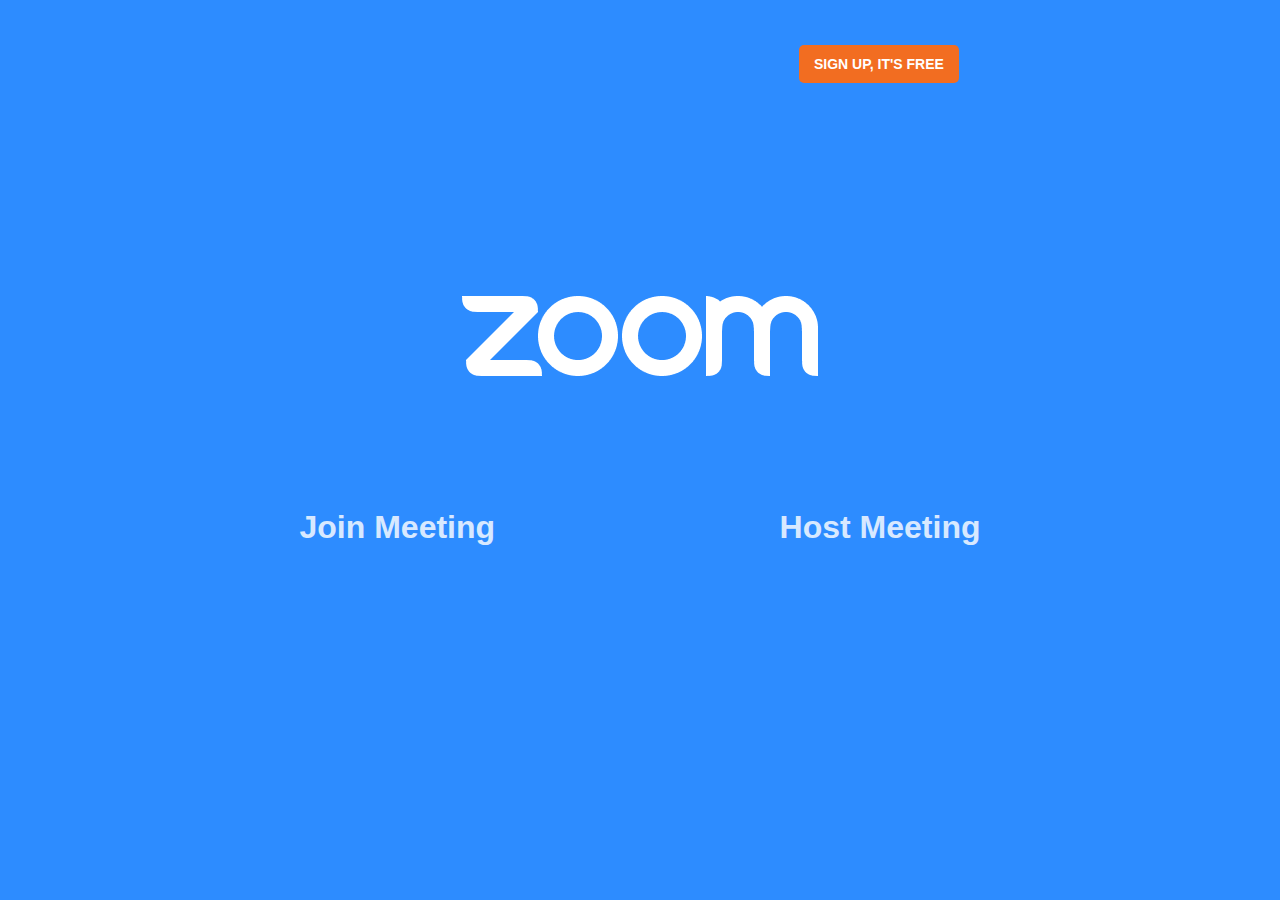
<file: index.html>
<!DOCTYPE html>
<!--  This site was created in Webflow. http://www.webflow.com  -->
<!--  Last Published: Sun Jul 05 2020 23:39:39 GMT+0000 (Coordinated Universal Time)  -->
<html data-wf-page="5efe66d2310d7d7e425a85f6" data-wf-site="5efe66d2310d7dfb025a85f5">
<head>
  <meta charset="utf-8">
  <title>Zoom Redesign Project</title>
  <meta content="width=device-width, initial-scale=1" name="viewport">
  <meta content="Webflow" name="generator">
  <link href="css/normalize.css" rel="stylesheet" type="text/css">
  <link href="css/webflow.css" rel="stylesheet" type="text/css">
  <link href="css/zoom-redesign-project.webflow.css" rel="stylesheet" type="text/css">
  <!-- [if lt IE 9]><script src="https://cdnjs.cloudflare.com/ajax/libs/html5shiv/3.7.3/html5shiv.min.js" type="text/javascript"></script><![endif] -->
  <script type="text/javascript">!function(o,c){var n=c.documentElement,t=" w-mod-";n.className+=t+"js",("ontouchstart"in o||o.DocumentTouch&&c instanceof DocumentTouch)&&(n.className+=t+"touch")}(window,document);</script>
  <link href="images/favicon.ico" rel="shortcut icon" type="image/x-icon">
  <link href="images/webclip.png" rel="apple-touch-icon">
</head>
<body class="body"><a href="#" class="button w-button">SIGN UP, IT&#x27;S FREE</a>
  <div class="container w-container"><img src="images/Zoom---White.png" alt="" class="image"></div>
  <div class="w-container">
   <a href="student-zoom.html"> <h2 class="heading"> Join Meeting </a>                                <a href="instructor-zoom.html"><strong class="bold-text">Host Meeting</strong></a></h2>
  </div>
  <script src="https://d3e54v103j8qbb.cloudfront.net/js/jquery-3.4.1.min.220afd743d.js?site=5efe66d2310d7dfb025a85f5" type="text/javascript" integrity="sha256-CSXorXvZcTkaix6Yvo6HppcZGetbYMGWSFlBw8HfCJo=" crossorigin="anonymous"></script>
  <script src="js/webflow.js" type="text/javascript"></script>
  <!-- [if lte IE 9]><script src="https://cdnjs.cloudflare.com/ajax/libs/placeholders/3.0.2/placeholders.min.js"></script><![endif] -->
</body>
</html>
</file>
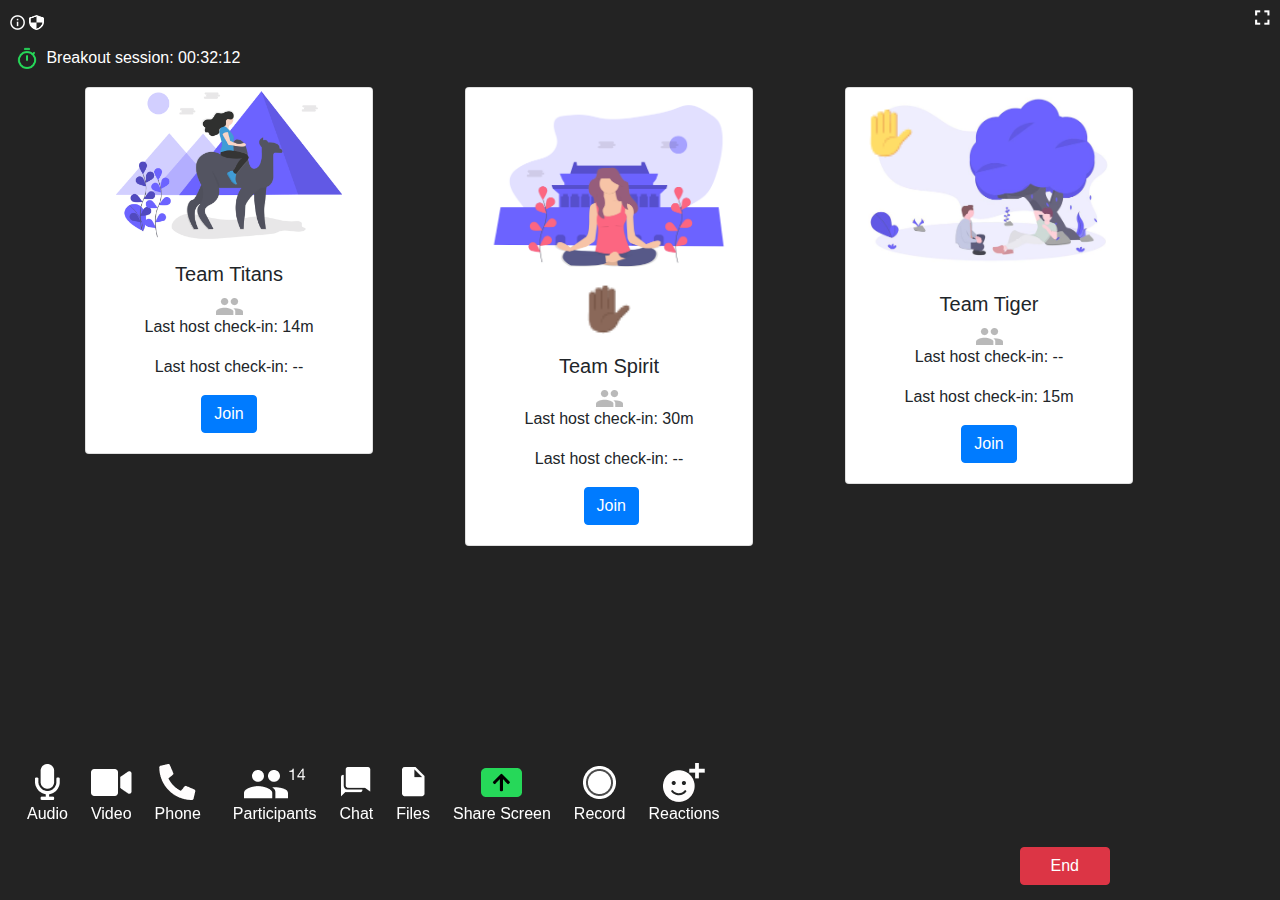
<file: breakout.html>
<html>
    <head>
        <title>Zoom Interface</title>
                <!-- Bootstrap CSS -->
                <link rel="stylesheet" href="https://stackpath.bootstrapcdn.com/bootstrap/4.3.1/css/bootstrap.min.css" integrity="sha384-ggOyR0iXCbMQv3Xipma34MD+dH/1fQ784/j6cY/iJTQUOhcWr7x9JvoRxT2MZw1T" crossorigin="anonymous">
                <link rel="stylesheet" href="style.css">
           <meta charset="utf-8">
  <meta name="viewport" content="width=device-width, initial-scale=1">
  <!--<link rel="stylesheet" href="https://maxcdn.bootstrapcdn.com/bootstrap/4.5.0/css/bootstrap.min.css">-->
  <script src="https://ajax.googleapis.com/ajax/libs/jquery/3.5.1/jquery.min.js"></script>
  <script src="https://cdnjs.cloudflare.com/ajax/libs/popper.js/1.16.0/umd/popper.min.js"></script>
 <script src="https://maxcdn.bootstrapcdn.com/bootstrap/4.5.0/js/bootstrap.min.js"></script>
    </head>

    <!-- Top Icons -->
    <header>
        <img src="images/Icon ionic-md-information-circle-outline.png" alt="info icon" width="15" height="15">
        <img src="images/Icon material-security.png" alt="secuirty icon" width="15" height="15">
        <img class="fullscreenIcon" src="images/Icon material-fullscreen.png" alt="fullscreen icon" width="15" height="15">
    </header>

    <body>
      
    <div class="container-fluid timer">
      <p>
      <span style="padding-right:3px; padding-top: 3px; display:inline-block;">
        <img class="timer" src="images/ic_round-timer.png" alt="timer" width="24" height="24"></img>
      </span>
        Breakout session: 00:32:12
      </p>
        </div>

    <div class="container">
    <div class="row row-cols-1 row-cols-md-3">
  
      <div class="col mb-4">

        <div class="card text-center" style="width: 18rem;">
            <img src="images/image 31@2x.png" class="card-img-top" alt="...">
            <div class="card-body">
              <h5 class="card-title">Team Titans</h5>
              <img src="images/Icon ionic-md-people.png">
              <p class="card-text">Last host check-in: 14m</p>
              <p class="card-text">Last host check-in: --</p> 
              <a href="#" class="btn btn-primary">Join</a>
            </div>
          </div>

      </div>
      
      <div class="col mb-4">

          <div  class="card text-center" style="width: 18rem;">
            <img src="images/image 29@3x.png" class="card-img-top" alt="...">
            <div  >
              <img src="images/emojione_raised-hand-dark-skin-tone.png" alt="raised hand" width="50" height="50">
              </div>
            <div class="card-body">
              <h5 class="card-title">Team Spirit</h5>
              <img src="images/Icon ionic-md-people.png">
              <p class="card-text">Last host check-in: 30m</p>
              <p class="card-text">Last host check-in: --</p> 
             
               <a href="joinbreakout.html" class="btn btn-primary">Join </a>

        
            
          


            </div>
          </div>
      
        </div>

        <div class="col mb-4">

          <div class="card text-center" style="width: 18rem;">
            <img src="images/image 30.png" class="card-img-top" alt="...">
            <div class="card-img-overlay">
              <img src="images/emojione_raised-hand.png" alt="raised hand" width="50" height="50">
            </div>
            <div class="card-body">
              <h5 class="card-title">Team Tiger</h5>
              <img src="images/Icon ionic-md-people.png">
              <p class="card-text">Last host check-in: --</p>
              <p class="card-text">Last host check-in: 15m</p> 
              <a href="#" class="btn btn-primary">Join</a>
            </div>
          </div>
        
          </div>
    </div>
</div>

    <!-- Tool Bar -->
<footer>
  <div class="container" style="position: fixed;  position: fixed; left: 0; bottom: 0; 
  width: 100%;">
    <div class="btn-toolbar" role="toolbar" aria-label="Toolbar with button groups">
        <div class="btn-group mr-2" role="group" aria-label="First group">
          <button type="button" class="btn btn-secondary audioButton">Audio</button>
          <button type="button" class="btn btn-secondary videoButton">Video</button>
          <button type="button" class="btn btn-secondary phoneButton">Phone</button>
        </div>

        <div class="btn-group mr-2" role="group" aria-label="First group">
              <button type="button" class="btn btn-secondary participantsButton">Participants</button>
              <button type="button" class="btn btn-secondary chatButton">Chat</button>
              <button type="button" class="btn btn-secondary fileButton">Files</button>
              <button type="button" class="btn btn-secondary shareButton">Share Screen</button>
              <button type="button" class="btn btn-secondary recButton">Record</button>
              <button type="button" class="btn btn-secondary reactionButton" data-container="body" data-toggle="popover" data-placement="top" data-content= "&#9995 &#128552 &#9757;&#127998 &#9757;&#127997; &#9757;&#127995; &#9994 &#9996 &#9997 &#127939 &#128079 &#128078 &#128078">
                      Reactions
                     </button>
            </div>

      </div>
              
      <div class="text-right">
        <a href="index.html"button" class="btn btn-danger endButton">End</button> </a>
      </div>

    <script>
    $(document).ready(function(){
    $('[data-toggle="popover"]').popover();
    });
    </script>

    </div>
    
   

   
</footer>

 <!-- jQuery first, then Popper.js, then Bootstrap JS -->
 <script src="https://code.jquery.com/jquery-3.5.1.slim.min.js" integrity="sha384-DfXdz2htPH0lsSSs5nCTpuj/zy4C+OGpamoFVy38MVBnE+IbbVYUew+OrCXaRkfj" crossorigin="anonymous"></script>
 <script src="https://cdn.jsdelivr.net/npm/popper.js@1.16.0/dist/umd/popper.min.js" integrity="sha384-Q6E9RHvbIyZFJoft+2mJbHaEWldlvI9IOYy5n3zV9zzTtmI3UksdQRVvoxMfooAo" crossorigin="anonymous"></script>
 <script src="https://stackpath.bootstrapcdn.com/bootstrap/4.5.0/js/bootstrap.min.js" integrity="sha384-OgVRvuATP1z7JjHLkuOU7Xw704+h835Lr+6QL9UvYjZE3Ipu6Tp75j7Bh/kR0JKI" crossorigin="anonymous"></script>
    
 <script type="text/javascript" src="./main.js"></script>
</body>
</html>
</file>
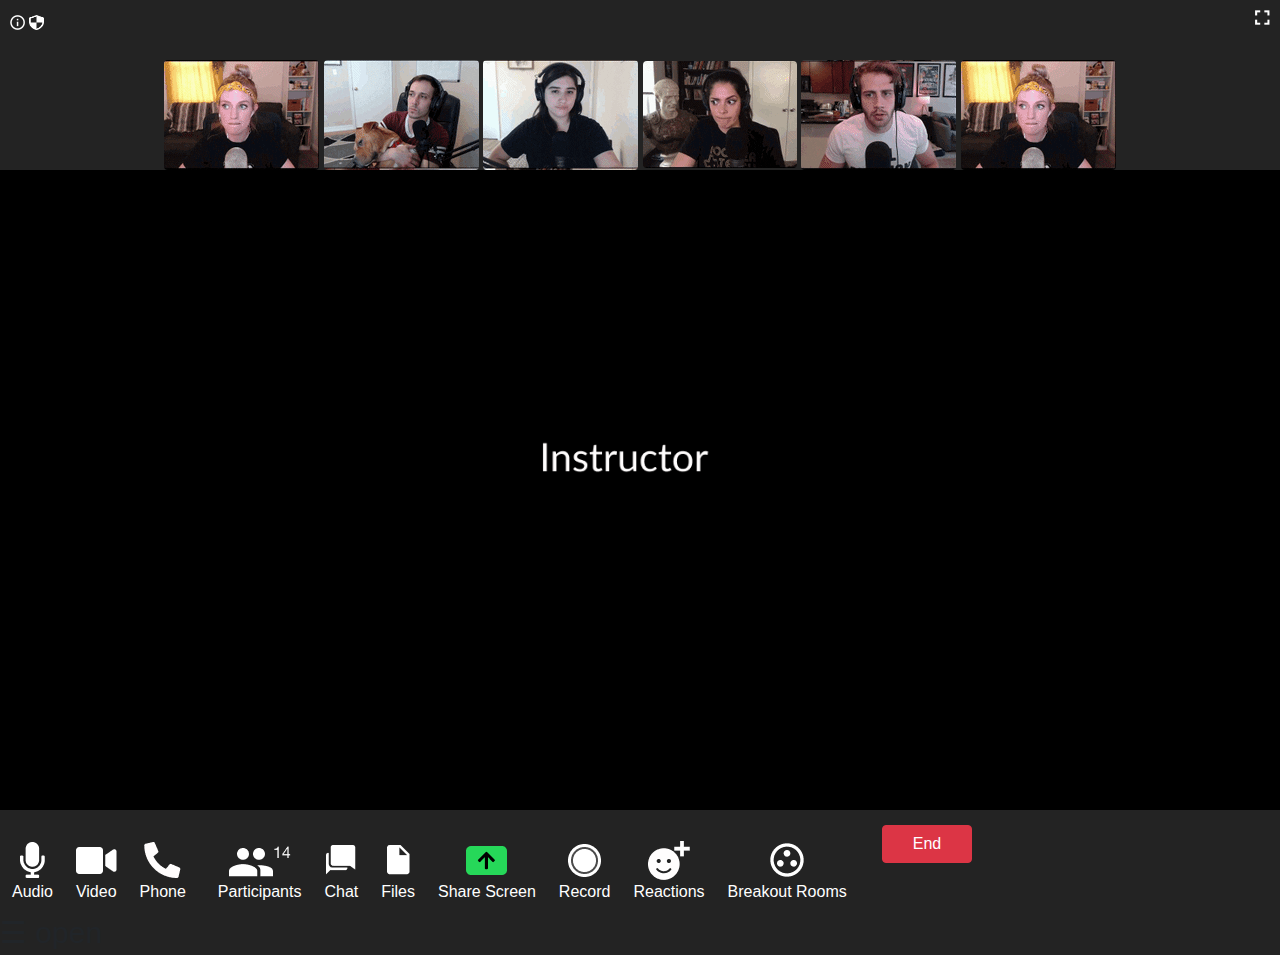
<file: instructor-zoom.html>
<html>
    <head>
        <title>Zoom Interface</title>
                <!-- Bootstrap CSS -->
                <link rel="stylesheet" href="https://stackpath.bootstrapcdn.com/bootstrap/4.3.1/css/bootstrap.min.css" integrity="sha384-ggOyR0iXCbMQv3Xipma34MD+dH/1fQ784/j6cY/iJTQUOhcWr7x9JvoRxT2MZw1T" crossorigin="anonymous">
                <link rel="stylesheet" href="style.css">
    </head>

    <!-- Top Icons -->
    <header>
        <img src="images/Icon ionic-md-information-circle-outline.png" alt="info icon" width="15" height="15">
        <img src="images/Icon material-security.png" alt="secuirty icon" width="15" height="15">
        <img class="fullscreenIcon" src="images/Icon material-fullscreen.png" alt="fullscreen icon" width="15" height="15">
    </header>

    <body>
    <!-- Animated GIFs participant view -->
    <div class="text-center participantView">
        <img src="images/ezgif.com-crop (1).gif" class="rounded" alt="gif me">
        <img src="images/ezgif.com-crop (2).gif" class="rounded" alt="gif me">
        <img src="images/ezgif.com-crop (3).gif" class="rounded" alt="gif me">
        <img src="images/ezgif.com-crop (4).gif" class="rounded" alt="gif me">
        <img src="images/ezgif.com-gif-maker.gif" class="rounded" alt="gif me">
        <img src="images/ezgif.com-crop (1).gif" class="rounded" alt="gif me">
      </div>
      <div class="text-center">
        <img src="images/Group 181.png" class="img-fluid" alt="Responsive image">
      </div>

    <!-- Tool Bar -->
      <div class="btn-toolbar" role="toolbar" aria-label="Toolbar with button groups">
        <div class="btn-group mr-2" role="group" aria-label="First group">
          <button type="button" class="btn btn-secondary audioButton">Audio</button>
          <button type="button" class="btn btn-secondary videoButton">Video</button>
          <button type="button" class="btn btn-secondary phoneButton">Phone</button>
        </div>

        <div class="btn-toolbar" role="toolbar" aria-label="Toolbar with button groups">
            <div class="btn-group mr-2" role="group" aria-label="First group">
              <button type="button" class="btn btn-secondary participantsButton" onclick="openParticipantNav()">Participants</button>
              <button type="button" class="btn btn-secondary chatButton">Chat</button>
              <button type="button" class="btn btn-secondary fileButton">Files</button>
              <button type="button" class="btn btn-secondary shareButton">Share Screen</button>
              <button type="button" class="btn btn-secondary recButton">Record</button>
              <button type="button" class="btn btn-secondary reactionButton" data-container="body" data-toggle="popover" data-placement="top" data-content= "&#9995 &#128552 &#9757;&#127998 &#9757;&#127997; &#9757;&#127995; &#9994 &#9996 &#9997 &#127939 &#128079 &#128078 &#128078">
                      Reactions
                     </button>
              <button type="button" class="btn btn-secondary breakButton" onclick="openNav()" >Breakout Rooms</button>
            </div>
        
            <div class=“container”>
              <a href="index.html"> <button type="button" class="btn btn-danger endButton">End</button> </a>
                </div>
            <!-- ***************************************************** -->
   

            

            <div id="mySidebar" class="sidebar">
              <a href="javascript:void(0)" class="closebtn" onclick="closeNav()">×</a>
              <a href="breakout.html">Breakout Rooms</a>
              <h4 class="breakoutTeams">Team Titans (5)</h4>
              <div class="chip">
                  <img src="images/L.png" class="align" alt="Person" width="16" height="6" />
                  Ling

                  <img src="./images/bi_camera-video-off.png" class="align" alt="camera-video" width="16"
                      height="6" />
                      <img src="./images/clarity_microphone-line.png" class="align" alt="camera-video" width="16"
                      height="6" />
              </div>
              <hr />
              <div class="chip">
                  <img src="images/D.png" alt="Person" width="26" height="6" />
                  Dan
                  <img src="./images/bi_camera-video.png" class="align" alt="camera-video" width="16"
                      height="6" />
                      <img src="./images/clarity_microphone-line.png" class="align" alt="camera-video" width="16"
                      height="6" />
              </div>
              <hr />
              <div class="chip">
                  <img src="images/Y.png" alt="Person" width="26" height="6" />
                  Yonas
                  <img src="./images/bi_camera-video.png" class="align" alt="camera-video" width="16"
                      height="6" />
                      <img src="./images/clarity_microphone-line.png" class="align" alt="camera-video" width="16"
                      height="6" />
              </div>
              <hr />
              <div class="chip">
                  <img src="images/K.png" alt="Person" width="26" height="6" />
                  Kai
                  <img src="./images/bi_camera-video.png" class="align" alt="camera-video" width="16"
                      height="6" />
                      <img src="./images/clarity_microphone-line.png" class="align" alt="camera-video" width="16"
                      height="6" />
              </div>
              <hr />
              <div class="chip">
                  <img src="images/J.png" alt="Person" width="26" height="6" />
                  JJ
                  <img src="./images/bi_camera-video-off.png" class="align" alt="camera-video" width="16"
                      height="6" />
                      <img src="./images/clarity_microphone-line.png" class="align" alt="camera-video" width="16"
                      height="6" />
              </div>
              <hr />
              <h4 class="breakoutTeams">Team Spirit (4)</h4>
              <hr />
              <div class="chip">
                  <img src="images/C.png" alt="Person" width="26" height="6" />
                  Charles
                  <img src="./images/bi_camera-video.png" class="align" alt="camera-video" width="16"
                      height="6" />
                      <img src="./images/clarity_microphone-line.png" class="align" alt="camera-video" width="16"
                      height="6" />
              </div>
              <hr />
              <div class="chip">
                  <img src="images/M.png" alt="Person" width="26" height="6" />
                  Manuel
                  <img src="./images/bi_camera-video.png" class="align" alt="camera-video" width="16"
                      height="6" />
                      <img src="./images/clarity_microphone-line.png" class="align" alt="camera-video" width="16"
                      height="6" />
              </div>
              <hr />
              <div class="chip">
                  <img src="images/S.png" alt="Person" width="26" height="6" />
                  Skye
                  <img src="./images/bi_camera-video.png" class="align" alt="camera-video" width="16"
                      height="6" />
                      <img src="./images/clarity_microphone-line.png" class="align" alt="camera-video" width="16"
                      height="6" />
              </div>
              <hr />
              <div class="chip">
                  <img src="images/B.png" alt="Person" width="26" height="6" />
                  Barnaby
                  <img src="./images/bi_camera-video.png" class="align" alt="camera-video" width="16"
                      height="6" />
                      <img src="./images/clarity_microphone-line.png" class="align" alt="camera-video" width="16"
                      height="6" />
              </div>
              <hr />
              <h4 class="breakoutTeams">Team Tiger (5)</h4>
          </div>
      </div>

  </div>

   <!-- ***************************************************** -->
   <div id="myParticipantNav" class="participantNav">
    <a href="javascript:void(0)" class="closebtn" onclick="closeParticipantNav()">&times;</a>
    <a href="#">Participants</a>
    <div class="chip">
      <img src="images/L.png" alt="Person" width="26" height="6" />
      Ling
      <img src="./images/bi_camera-video-off.png" class="align" alt="camera-video" width="16"
      height="6" />
      <img src="./images/clarity_microphone-line.png" class="align" alt="camera-video" width="16"
      height="6" />
    </div>
    <hr />
    <div class="chip">
      <img src="images/D.png" alt="Person" width="26" height="6" />
      Dan
      <img src="./images/bi_camera-video-off.png" class="align" alt="camera-video" width="16"
      height="6" />
      <img src="./images/clarity_microphone-line.png" class="align" alt="camera-video" width="16"
      height="6" />
    </div>
    <hr />
    <div class="chip">
      <img src="images/Y.png" alt="Person" width="26" height="6" />
      Yonas
      <img src="./images/bi_camera-video-off.png" class="align" alt="camera-video" width="16"
      height="6" />
      <img src="./images/clarity_microphone-line.png" class="align" alt="camera-video" width="16"
      height="6" />
    </div>
    <hr />
    <div class="chip">
      <img src="images/K.png" alt="Person" width="26" height="6" />
      Kai
      <img src="./images/bi_camera-video-off.png" class="align" alt="camera-video" width="16"
      height="6" />
      <img src="./images/clarity_microphone-line.png" class="align" alt="camera-video" width="16"
      height="6" />
    </div>
    <hr />
    <div class="chip">
      <img src="images/J.png" alt="Person" width="26" height="6" />
      JJ
      <img src="./images/bi_camera-video-off.png" class="align" alt="camera-video" width="16"
      height="6" />
      <img src="./images/clarity_microphone-line.png" class="align" alt="camera-video" width="16"
      height="6" />
    </div>
    <hr />
    <div class="chip">
      <img src="images/C.png" alt="Person" width="26" height="6" />
      Charles
      <img src="./images/bi_camera-video-off.png" class="align" alt="camera-video" width="16"
      height="6" />
      <img src="./images/clarity_microphone-line.png" class="align" alt="camera-video" width="16"
      height="6" />
    </div>
    <hr />
    <div class="chip">
      <img src="images/M.png" alt="Person" width="26" height="6" />
      Manuel
      <img src="./images/bi_camera-video-off.png" class="align" alt="camera-video" width="16"
      height="6" />
      <img src="./images/clarity_microphone-line.png" class="align" alt="camera-video" width="16"
      height="6" />
    </div>
    <hr />
    <div class="chip">
      <img src="images/S.png" alt="Person" width="26" height="6" />
      Skye
      <img src="./images/bi_camera-video-off.png" class="align" alt="camera-video" width="16"
      height="6" />
      <img src="./images/clarity_microphone-line.png" class="align" alt="camera-video" width="16"
      height="6" />
    </div>
    <hr />
    <div class="chip">
      <img src="images/B.png" alt="Person" width="26" height="6" />
      Barnaby
      <img src="./images/bi_camera-video-off.png" class="align" alt="camera-video" width="16"
      height="6" />
      <img src="./images/clarity_microphone-line.png" class="align" alt="camera-video" width="16"
      height="6" />
    </div>
  </div>
  <span style="font-size:30px;cursor:pointer" onclick="openParticipantNav()">&#9776; open</span>
<!-- ***************************************************** -->

          
 <!-- jQuery first, then Popper.js, then Bootstrap JS -->
 <script src="https://code.jquery.com/jquery-3.5.1.slim.min.js" integrity="sha384-DfXdz2htPH0lsSSs5nCTpuj/zy4C+OGpamoFVy38MVBnE+IbbVYUew+OrCXaRkfj" crossorigin="anonymous"></script>
 <script src="https://cdn.jsdelivr.net/npm/popper.js@1.16.0/dist/umd/popper.min.js" integrity="sha384-Q6E9RHvbIyZFJoft+2mJbHaEWldlvI9IOYy5n3zV9zzTtmI3UksdQRVvoxMfooAo" crossorigin="anonymous"></script>
 <script src="https://stackpath.bootstrapcdn.com/bootstrap/4.5.0/js/bootstrap.min.js" integrity="sha384-OgVRvuATP1z7JjHLkuOU7Xw704+h835Lr+6QL9UvYjZE3Ipu6Tp75j7Bh/kR0JKI" crossorigin="anonymous"></script>
 <script type="text/javascript" src="main.js"></script>
    </body>
</html>
</file>
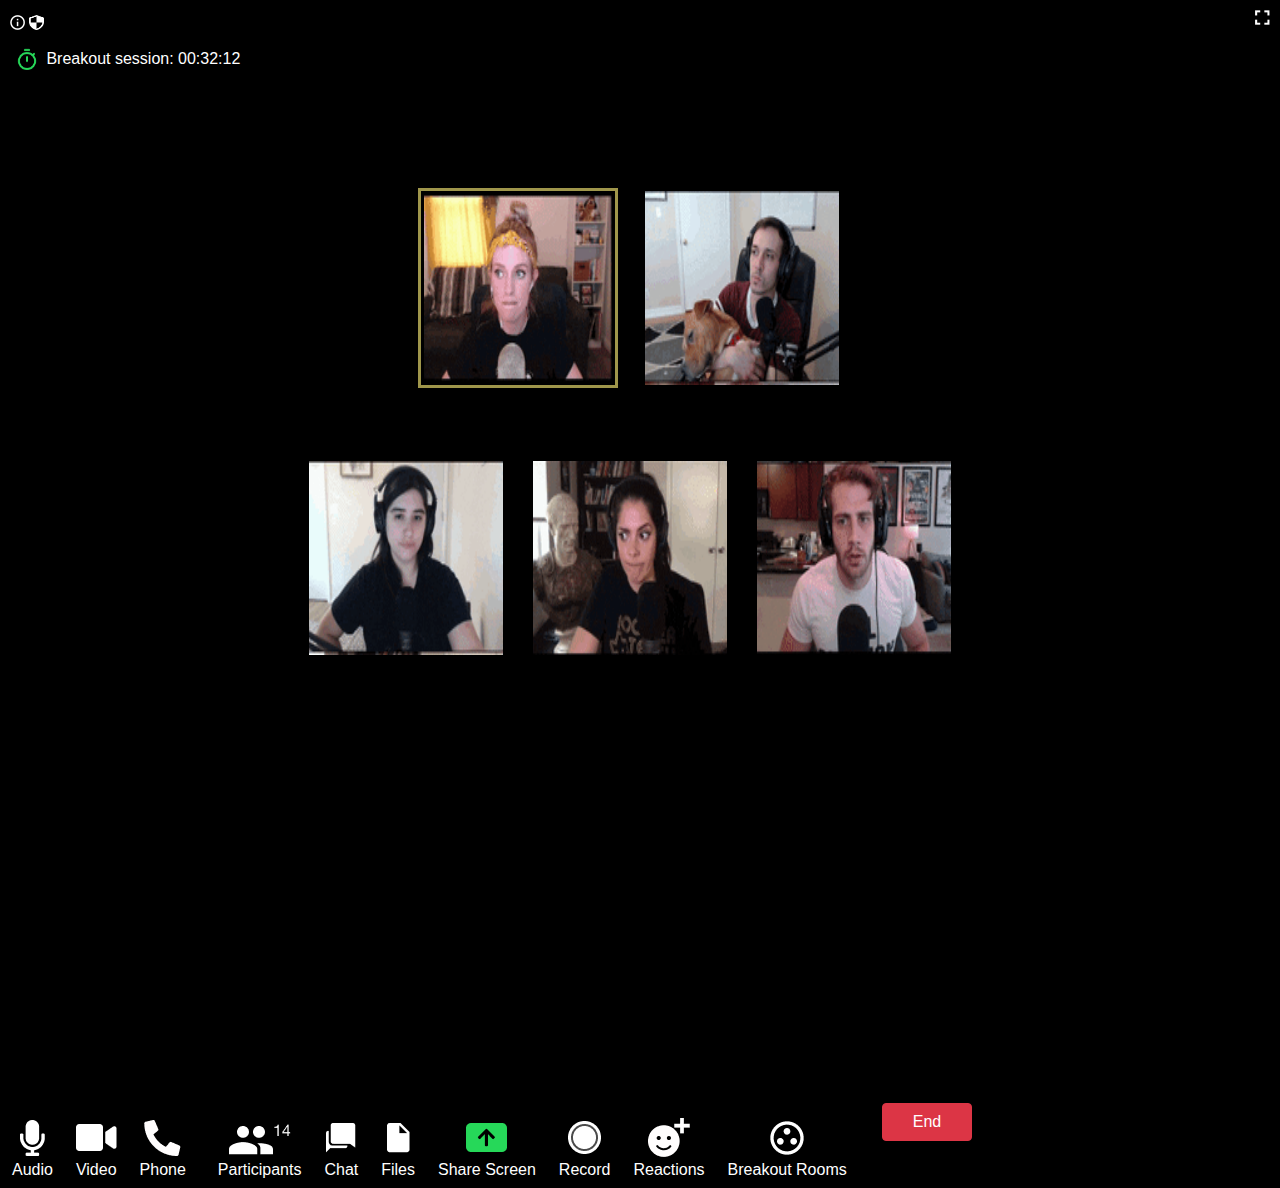
<file: joinbreakout.html>
<!DOCTYPE html>
<html lang="en">

<head>
    <meta charset="UTF-8">
    <meta name="viewport" content="width=device-width, initial-scale=1.0">
    <title>Document</title>
    <script src="https://ajax.googleapis.com/ajax/libs/jquery/3.5.1/jquery.min.js"></script>
    <script src="https://cdnjs.cloudflare.com/ajax/libs/popper.js/1.16.0/umd/popper.min.js"></script>
    <script src="https://maxcdn.bootstrapcdn.com/bootstrap/4.5.0/js/bootstrap.min.js"></script>
    <link rel="stylesheet" href="https://stackpath.bootstrapcdn.com/bootstrap/4.3.1/css/bootstrap.min.css"
        integrity="sha384-ggOyR0iXCbMQv3Xipma34MD+dH/1fQ784/j6cY/iJTQUOhcWr7x9JvoRxT2MZw1T" crossorigin="anonymous">
    <link rel="stylesheet" href="style.css">
    <style>
        .show {
            display: block;
        }
    </style>
</head>
<header>
    <img src="images/Icon ionic-md-information-circle-outline.png" alt="info icon" width="15" height="15">
    <img src="images/Icon material-security.png" alt="secuirty icon" width="15" height="15">
    <img class="fullscreenIcon" src="images/Icon material-fullscreen.png" alt="fullscreen icon" width="15" height="15">
</header>

<body style="background-color: black">
    <div class="big-div">

        <div class="container-fluid timer">
            <p>
                <span style="padding-right:3px; padding-top: 3px; display:inline-block;">
                    <img class="timer" src="images/ic_round-timer.png" alt="timer" width="24" height="24"></img>
                </span>
                Breakout session: 00:32:12
            </p>
        </div>


        <div id="container">

            <div id=container>
                <div id="picture">
                    <img class="pictSize" src="images/ezgif.com-crop (1).gif">
                    <img id="pictSize1" src="images/ezgif.com-crop (2).gif">
                </div>
                <div id="picture2">
                    <img class="pictSize2" src="images/ezgif.com-crop (3).gif">
                    <img class="pictSize2" src="images/ezgif.com-crop (4).gif">
                    <img class="pictSize2" src="images/ezgif.com-gif-maker.gif">
                </div>
                <!-- ***************************************************** -->


                <div id="mySidebar" class="sidebar">
                    <a href="javascript:void(0)" class="closebtn" onclick="closeNav()">×</a>
                    <a href="#">Breakout Rooms</a>
                    <h4 class="breakoutTeams">Team Titans (5)</h4>
                    <div class="chip">
                        <img src="images/L.png" class="align" alt="Person" width="16" height="6" />
                        Ling

                        <img src="./images/bi_camera-video-off.png" class="align" alt="camera-video" width="16"
                            height="6" />
                            <img src="./images/clarity_microphone-line.png" class="align" alt="camera-video" width="16"
                            height="6" />
                    </div>
                    <hr />
                    <div class="chip">
                        <img src="images/D.png" alt="Person" width="26" height="6" />
                        Dan
                        <img src="./images/bi_camera-video.png" class="align" alt="camera-video" width="16"
                            height="6" />
                            <img src="./images/clarity_microphone-line.png" class="align" alt="camera-video" width="16"
                            height="6" />
                    </div>
                    <hr />
                    <div class="chip">
                        <img src="images/Y.png" alt="Person" width="26" height="6" />
                        Yonas
                        <img src="./images/bi_camera-video.png" class="align" alt="camera-video" width="16"
                            height="6" />
                            <img src="./images/clarity_microphone-line.png" class="align" alt="camera-video" width="16"
                            height="6" />
                    </div>
                    <hr />
                    <div class="chip">
                        <img src="images/K.png" alt="Person" width="26" height="6" />
                        Kai
                        <img src="./images/bi_camera-video.png" class="align" alt="camera-video" width="16"
                            height="6" />
                            <img src="./images/clarity_microphone-line.png" class="align" alt="camera-video" width="16"
                            height="6" />
                    </div>
                    <hr />
                    <div class="chip">
                        <img src="images/J.png" alt="Person" width="26" height="6" />
                        JJ
                        <img src="./images/bi_camera-video-off.png" class="align" alt="camera-video" width="16"
                            height="6" />
                            <img src="./images/clarity_microphone-line.png" class="align" alt="camera-video" width="16"
                            height="6" />
                    </div>
                    <hr />
                    <h4 class="breakoutTeams">Team Spirit (4)</h4>
                    <hr />
                    <div class="chip">
                        <img src="images/C.png" alt="Person" width="26" height="6" />
                        Charles
                        <img src="./images/bi_camera-video.png" class="align" alt="camera-video" width="16"
                            height="6" />
                            <img src="./images/clarity_microphone-line.png" class="align" alt="camera-video" width="16"
                            height="6" />
                    </div>
                    <hr />
                    <div class="chip">
                        <img src="images/M.png" alt="Person" width="26" height="6" />
                        Manuel
                        <img src="./images/bi_camera-video.png" class="align" alt="camera-video" width="16"
                            height="6" />
                            <img src="./images/clarity_microphone-line.png" class="align" alt="camera-video" width="16"
                            height="6" />
                    </div>
                    <hr />
                    <div class="chip">
                        <img src="images/S.png" alt="Person" width="26" height="6" />
                        Skye
                        <img src="./images/bi_camera-video.png" class="align" alt="camera-video" width="16"
                            height="6" />
                            <img src="./images/clarity_microphone-line.png" class="align" alt="camera-video" width="16"
                            height="6" />
                    </div>
                    <hr />
                    <div class="chip">
                        <img src="images/B.png" alt="Person" width="26" height="6" />
                        Barnaby
                        <img src="./images/bi_camera-video.png" class="align" alt="camera-video" width="16"
                            height="6" />
                            <img src="./images/clarity_microphone-line.png" class="align" alt="camera-video" width="16"
                            height="6" />
                    </div>
                    <hr />
                    <h4 class="breakoutTeams">Team Tiger (5)</h4>
                </div>
            </div>

        </div>

        <!-- ***************************************************** -->
        <!-- Tool Bar -->
        <div style="background-color: black;" class="btn-toolbar" role="toolbar"
            aria-label="Toolbar with button groups">
            <div class="btn-group mr-2" role="group" aria-label="First group">
                <button type="button" class="btn btn-secondary audioButton">Audio</button>
                <button type="button" class="btn btn-secondary videoButton">Video</button>
                <button type="button" class="btn btn-secondary phoneButton">Phone</button>
            </div>

            <div class="btn-toolbar" role="toolbar" aria-label="Toolbar with button groups">
                <div class="btn-group mr-2" role="group" aria-label="First group">
                    <button type="button" class="btn btn-secondary participantsButton"
                        onclick="openParticipantNav()">Participants</button>
                    <button type="button" class="btn btn-secondary chatButton">Chat</button>
                    <button type="button" class="btn btn-secondary fileButton">Files</button>
                    <button type="button" class="btn btn-secondary shareButton">Share Screen</button>
                    <button type="button" class="btn btn-secondary recButton">Record</button>
                    <button type="button" class="btn btn-secondary reactionButton" data-container="body" data-toggle="popover" data-placement="top" data-content= "&#9995 &#128552 &#9757;&#127998 &#9757;&#127997; &#9757;&#127995; &#9994 &#9996 &#9997 &#127939 &#128079 &#128078 &#128078">
                      Reactions
                     </button>
                    <button type="button" class="btn btn-secondary breakButton" onclick="openNav()">Breakout
                        Rooms</button>
                </div>

                <div class=“container”>
                    <a href="index.html"> <button type="button" class="btn btn-danger endButton">End</button> </a>
                </div>
            </div>
        </div>
    </div>
    <!-- ***************************************************** -->



    <script src="https://code.jquery.com/jquery-3.5.1.slim.min.js"
        integrity="sha384-DfXdz2htPH0lsSSs5nCTpuj/zy4C+OGpamoFVy38MVBnE+IbbVYUew+OrCXaRkfj"
        crossorigin="anonymous"></script>
    <script src="https://cdn.jsdelivr.net/npm/popper.js@1.16.0/dist/umd/popper.min.js"
        integrity="sha384-Q6E9RHvbIyZFJoft+2mJbHaEWldlvI9IOYy5n3zV9zzTtmI3UksdQRVvoxMfooAo"
        crossorigin="anonymous"></script>
    <script src="https://stackpath.bootstrapcdn.com/bootstrap/4.5.0/js/bootstrap.min.js"
        integrity="sha384-OgVRvuATP1z7JjHLkuOU7Xw704+h835Lr+6QL9UvYjZE3Ipu6Tp75j7Bh/kR0JKI"
        crossorigin="anonymous"></script>
    <script type="text/javascript" src="./main.js"></script>

</body>

</html>
</file>
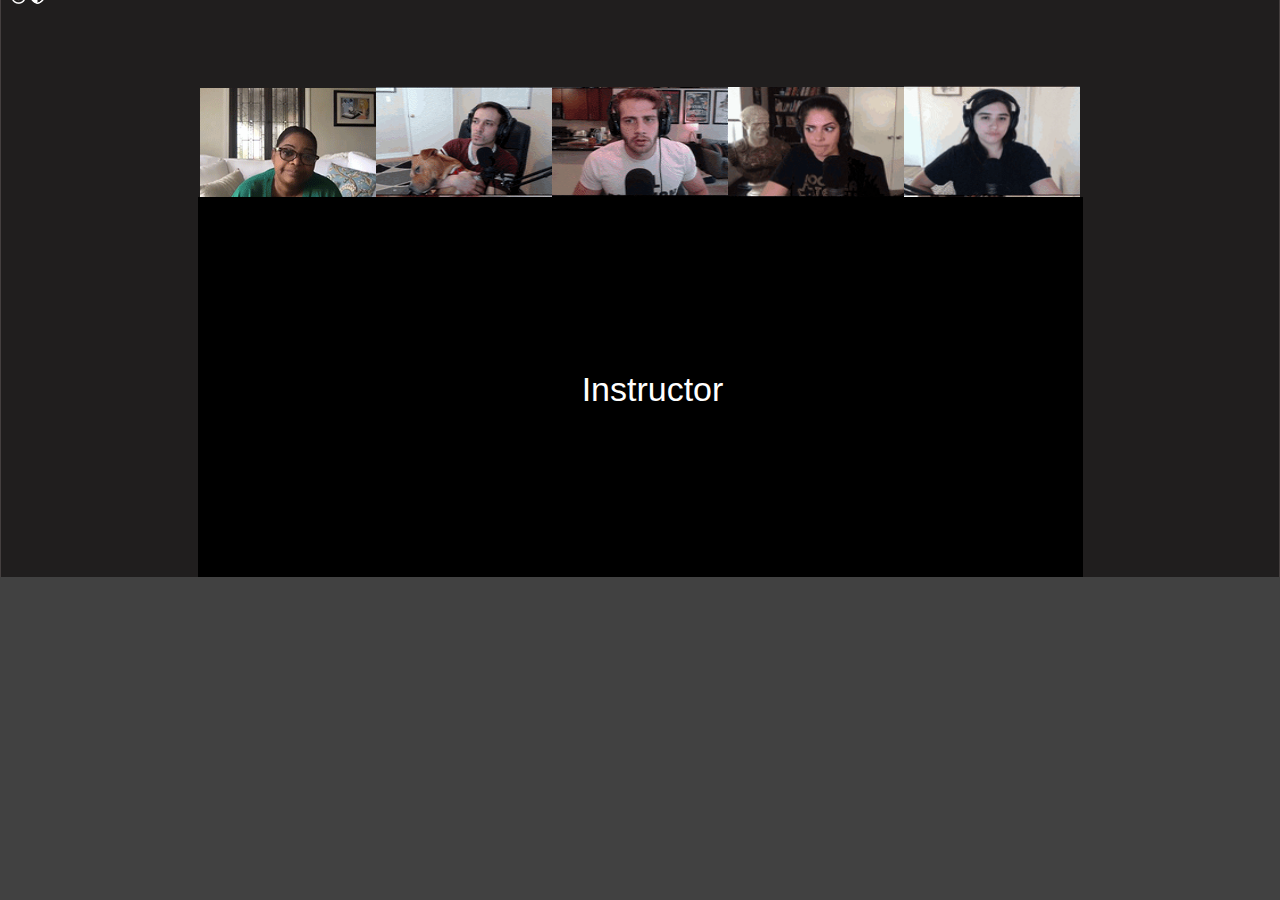
<file: main-zoom-page.html>
<!DOCTYPE html>
<!--  This site was created in Webflow. http://www.webflow.com  -->
<!--  Last Published: Sun Jul 05 2020 23:39:39 GMT+0000 (Coordinated Universal Time)  -->
<html data-wf-page="5efed65eadc66ddb6481d5e5" data-wf-site="5efe66d2310d7dfb025a85f5">
<head>
  <meta charset="utf-8">
  <title>Main Zoom Page</title>
  <meta content="Main Zoom Page" property="og:title">
  <meta content="Main Zoom Page" property="twitter:title">
  <meta content="width=device-width, initial-scale=1" name="viewport">
  <meta content="Webflow" name="generator">
  <link href="css/normalize.css" rel="stylesheet" type="text/css">
  <link href="css/webflow.css" rel="stylesheet" type="text/css">
  <link href="css/zoom-redesign-project.webflow.css" rel="stylesheet" type="text/css">
  <!-- [if lt IE 9]><script src="https://cdnjs.cloudflare.com/ajax/libs/html5shiv/3.7.3/html5shiv.min.js" type="text/javascript"></script><![endif] -->
  <script type="text/javascript">!function(o,c){var n=c.documentElement,t=" w-mod-";n.className+=t+"js",("ontouchstart"in o||o.DocumentTouch&&c instanceof DocumentTouch)&&(n.className+=t+"touch")}(window,document);</script>
  <link href="images/favicon.ico" rel="shortcut icon" type="image/x-icon">
  <link href="images/webclip.png" rel="apple-touch-icon">

  <!--Bootstrap CSS-->
  <link rel="stylesheet" href="https://stackpath.bootstrapcdn.com/bootstrap/4.3.1/css/bootstrap.min.css" integrity="sha384-ggOyR0iXCbMQv3Xipma34MD+dH/1fQ784/j6cY/iJTQUOhcWr7x9JvoRxT2MZw1T" crossorigin="anonymous">
  <link rel="stylesheet" href="style.css">


</head>

<header>
  <img src="images/Icon ionic-md-information-circle-outline.png" alt="info icon" width="15" height="15">
  <img src="images/Icon material-security.png" alt="secuirty icon" width="15" height="15">
  <img class="fullscreenIcon" src="images/Icon material-fullscreen.png" alt="fullscreen icon" width="15" height="15">
</header>

<body class="body-2">
  <div class="section"></div>
  <div class="section-2"></div>
  <div class="container-3 w-container"><img src="images/ezgif.com-crop.gif" width="176" alt=""><img src="images/ezgif.com-crop-2.gif" width="176" height="110" alt=""><img src="images/ezgif.com-gif-maker.gif" width="176" height="110" alt=""><img src="images/ezgif.com-crop-4.gif" width="176" height="110" alt=""><img src="images/ezgif.com-crop-3.gif" width="176" height="111" alt=""></div>
  <div class="container-4 w-container">
    <div class="text-block">Instructor</div>
  </div>
  <script src="https://d3e54v103j8qbb.cloudfront.net/js/jquery-3.4.1.min.220afd743d.js?site=5efe66d2310d7dfb025a85f5" type="text/javascript" integrity="sha256-CSXorXvZcTkaix6Yvo6HppcZGetbYMGWSFlBw8HfCJo=" crossorigin="anonymous"></script>
  <script src="js/webflow.js" type="text/javascript"></script>
  <!-- [if lte IE 9]><script src="https://cdnjs.cloudflare.com/ajax/libs/placeholders/3.0.2/placeholders.min.js"></script><![endif] -->
  <script src="https://code.jquery.com/jquery-3.5.1.slim.min.js" integrity="sha384-DfXdz2htPH0lsSSs5nCTpuj/zy4C+OGpamoFVy38MVBnE+IbbVYUew+OrCXaRkfj" crossorigin="anonymous"></script>
  <script src="https://cdn.jsdelivr.net/npm/popper.js@1.16.0/dist/umd/popper.min.js" integrity="sha384-Q6E9RHvbIyZFJoft+2mJbHaEWldlvI9IOYy5n3zV9zzTtmI3UksdQRVvoxMfooAo" crossorigin="anonymous"></script>
  <script src="https://stackpath.bootstrapcdn.com/bootstrap/4.5.0/js/bootstrap.min.js" integrity="sha384-OgVRvuATP1z7JjHLkuOU7Xw704+h835Lr+6QL9UvYjZE3Ipu6Tp75j7Bh/kR0JKI" crossorigin="anonymous"></script>
     </body>
 </html>
</body>
</html>
</file>
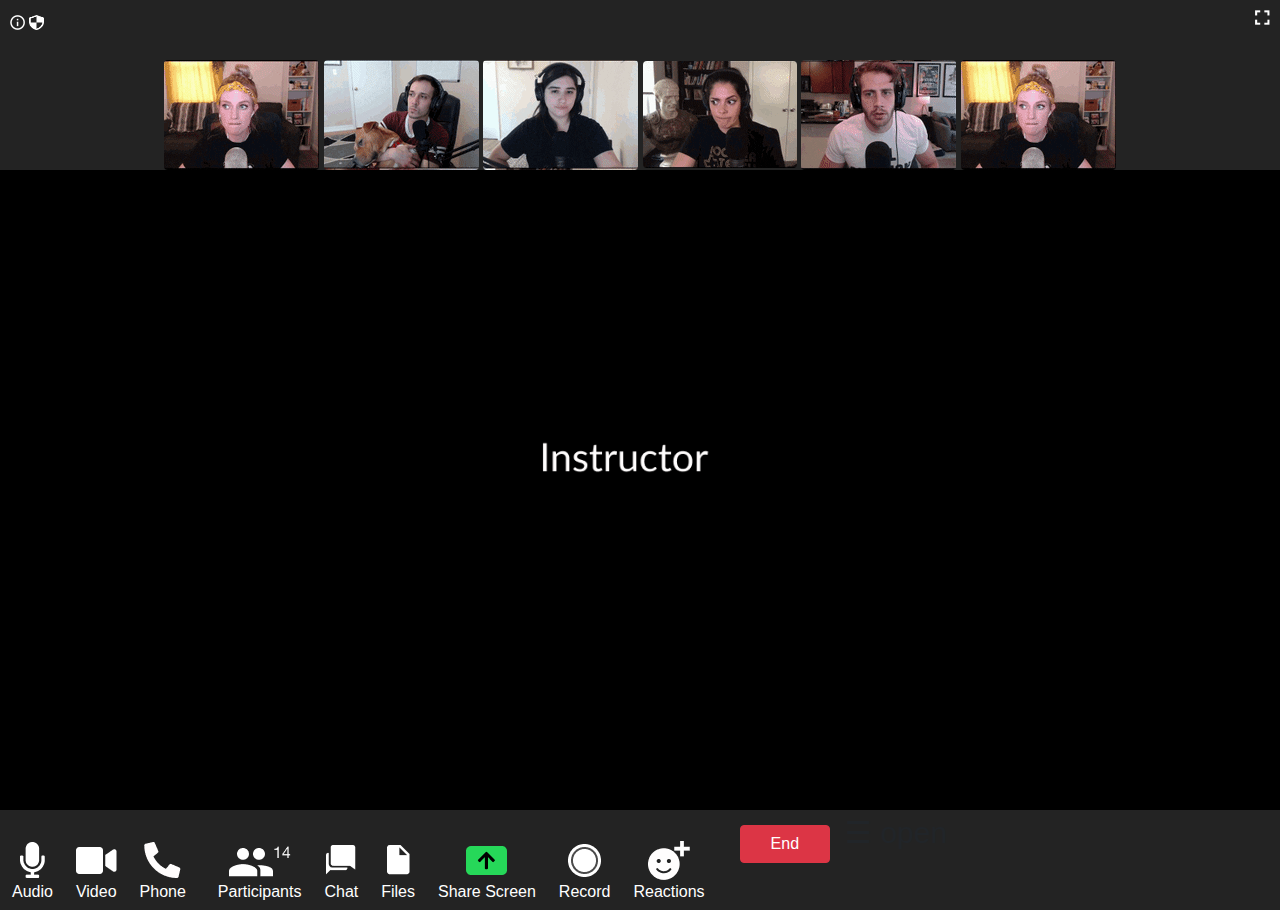
<file: student-zoom.html>
<html>
    <head>
        <title>Zoom Interface</title>
                <!-- Bootstrap CSS -->
                <link rel="stylesheet" href="https://stackpath.bootstrapcdn.com/bootstrap/4.3.1/css/bootstrap.min.css" integrity="sha384-ggOyR0iXCbMQv3Xipma34MD+dH/1fQ784/j6cY/iJTQUOhcWr7x9JvoRxT2MZw1T" crossorigin="anonymous">
                <link rel="stylesheet" href="style.css">
    </head>

    <!-- Top Icons -->
    <header>
        <img src="images/Icon ionic-md-information-circle-outline.png" alt="info icon" width="15" height="15">
        <img src="images/Icon material-security.png" alt="secuirty icon" width="15" height="15">
        <img class="fullscreenIcon" src="images/Icon material-fullscreen.png" alt="fullscreen icon" width="15" height="15">
    </header>

    <body>
    <!-- Animated GIFs participant view -->
    <div class="text-center participantView">
        <img src="images/ezgif.com-crop (1).gif" class="rounded" alt="gif me">
        <img src="images/ezgif.com-crop (2).gif" class="rounded" alt="gif me">
        <img src="images/ezgif.com-crop (3).gif" class="rounded" alt="gif me">
        <img src="images/ezgif.com-crop (4).gif" class="rounded" alt="gif me">
        <img src="images/ezgif.com-gif-maker.gif" class="rounded" alt="gif me">
        <img src="images/ezgif.com-crop (1).gif" class="rounded" alt="gif me">
      </div>
      <div class="text-center">
        <img src="images/Group 181.png" class="img-fluid" alt="Responsive image">
      </div>

    <!-- Tool Bar -->
      <div class="btn-toolbar mainTool" role="toolbar" aria-label="Toolbar with button groups">
        <div class="btn-group mr-2" role="group" aria-label="First group">
          <button type="button" class="btn btn-secondary audioButton">Audio</button>
          <button type="button" class="btn btn-secondary videoButton">Video</button>
          <button type="button" class="btn btn-secondary phoneButton">Phone</button>
        </div>

        <div class="btn-toolbar" role="toolbar" aria-label="Toolbar with button groups">
            <div class="btn-group mr-2" role="group" aria-label="First group">
              <button type="button" class="btn btn-secondary participantsButton" onclick="openParticipantNav()">Participants</button>
              <button type="button" class="btn btn-secondary chatButton">Chat</button>
              <button type="button" class="btn btn-secondary fileButton">Files</button>
              <button type="button" class="btn btn-secondary shareButton">Share Screen</button>
              <button type="button" class="btn btn-secondary recButton">Record</button>
              <button type="button" class="btn btn-secondary reactionButton" data-container="body" data-toggle="popover" data-placement="top" data-content= "&#9995 &#128552 &#9757;&#127998 &#9757;&#127997; &#9757;&#127995; &#9994 &#9996 &#9997 &#127939 &#128079 &#128078 &#128078">
                      Reactions
             </button>
            </div>
        
            <div class=“container”>
              <a href="index.html"> <button type="button" class="btn btn-danger endButton">End</button> </a>
                </div>
            
          <!-- ***************************************************** -->
          <div id="myParticipantNav" class="participantNav">
            <a href="javascript:void(0)" class="closebtn" onclick="closeParticipantNav()">&times;</a>
            <a href="#">Participants</a>
            <div class="chip">
              <img src="images/L.png" alt="Person" width="26" height="6" />
              Ling
              <img src="./images/bi_camera-video-off.png" class="align" alt="camera-video" width="16"
              height="6" />
              <img src="./images/clarity_microphone-line.png" class="align" alt="camera-video" width="16"
              height="6" />
            </div>
            <hr />
            <div class="chip">
              <img src="images/D.png" alt="Person" width="26" height="6" />
              Dan
              <img src="./images/bi_camera-video-off.png" class="align" alt="camera-video" width="16"
              height="6" />
              <img src="./images/clarity_microphone-line.png" class="align" alt="camera-video" width="16"
              height="6" />
            </div>
            <hr />
            <div class="chip">
              <img src="images/Y.png" alt="Person" width="26" height="6" />
              Yonas
              <img src="./images/bi_camera-video-off.png" class="align" alt="camera-video" width="16"
              height="6" />
              <img src="./images/clarity_microphone-line.png" class="align" alt="camera-video" width="16"
              height="6" />
            </div>
            <hr />
            <div class="chip">
              <img src="images/K.png" alt="Person" width="26" height="6" />
              Kai
              <img src="./images/bi_camera-video-off.png" class="align" alt="camera-video" width="16"
              height="6" />
              <img src="./images/clarity_microphone-line.png" class="align" alt="camera-video" width="16"
              height="6" />
            </div>
            <hr />
            <div class="chip">
              <img src="images/J.png" alt="Person" width="26" height="6" />
              JJ
              <img src="./images/bi_camera-video-off.png" class="align" alt="camera-video" width="16"
              height="6" />
              <img src="./images/clarity_microphone-line.png" class="align" alt="camera-video" width="16"
              height="6" />
            </div>
            <hr />
            <div class="chip">
              <img src="images/C.png" alt="Person" width="26" height="6" />
              Charles
              <img src="./images/bi_camera-video-off.png" class="align" alt="camera-video" width="16"
              height="6" />
              <img src="./images/clarity_microphone-line.png" class="align" alt="camera-video" width="16"
              height="6" />
            </div>
            <hr />
            <div class="chip">
              <img src="images/M.png" alt="Person" width="26" height="6" />
              Manuel
              <img src="./images/bi_camera-video-off.png" class="align" alt="camera-video" width="16"
              height="6" />
              <img src="./images/clarity_microphone-line.png" class="align" alt="camera-video" width="16"
              height="6" />
            </div>
            <hr />
            <div class="chip">
              <img src="images/S.png" alt="Person" width="26" height="6" />
              Skye
              <img src="./images/bi_camera-video-off.png" class="align" alt="camera-video" width="16"
              height="6" />
              <img src="./images/clarity_microphone-line.png" class="align" alt="camera-video" width="16"
              height="6" />
            </div>
            <hr />
            <div class="chip">
              <img src="images/B.png" alt="Person" width="26" height="6" />
              Barnaby
              <img src="./images/bi_camera-video-off.png" class="align" alt="camera-video" width="16"
              height="6" />
              <img src="./images/clarity_microphone-line.png" class="align" alt="camera-video" width="16"
              height="6" />
            </div>
          </div>
          <span style="font-size:30px;cursor:pointer" onclick="openParticipantNav()">&#9776; open</span>
        <!-- ***************************************************** -->
        
          
 <!-- jQuery first, then Popper.js, then Bootstrap JS -->
 <script src="https://code.jquery.com/jquery-3.5.1.slim.min.js" integrity="sha384-DfXdz2htPH0lsSSs5nCTpuj/zy4C+OGpamoFVy38MVBnE+IbbVYUew+OrCXaRkfj" crossorigin="anonymous"></script>
 <script src="https://cdn.jsdelivr.net/npm/popper.js@1.16.0/dist/umd/popper.min.js" integrity="sha384-Q6E9RHvbIyZFJoft+2mJbHaEWldlvI9IOYy5n3zV9zzTtmI3UksdQRVvoxMfooAo" crossorigin="anonymous"></script>
 <script src="https://stackpath.bootstrapcdn.com/bootstrap/4.5.0/js/bootstrap.min.js" integrity="sha384-OgVRvuATP1z7JjHLkuOU7Xw704+h835Lr+6QL9UvYjZE3Ipu6Tp75j7Bh/kR0JKI" crossorigin="anonymous"></script>
 <script type="text/javascript" src="main.js"></script>
    </body>
</html>
</file>
<file: css/webflow.css>
@font-face {
  font-family: 'webflow-icons';
  src: url("[data-uri]") format('truetype');
  font-weight: normal;
  font-style: normal;
}
[class^="w-icon-"],
[class*=" w-icon-"] {
  /* use !important to prevent issues with browser extensions that change fonts */
  font-family: 'webflow-icons' !important;
  speak: none;
  font-style: normal;
  font-weight: normal;
  font-variant: normal;
  text-transform: none;
  line-height: 1;
  /* Better Font Rendering =========== */
  -webkit-font-smoothing: antialiased;
  -moz-osx-font-smoothing: grayscale;
}
.w-icon-slider-right:before {
  content: "\e600";
}
.w-icon-slider-left:before {
  content: "\e601";
}
.w-icon-nav-menu:before {
  content: "\e602";
}
.w-icon-arrow-down:before,
.w-icon-dropdown-toggle:before {
  content: "\e603";
}
.w-icon-file-upload-remove:before {
  content: "\e900";
}
.w-icon-file-upload-icon:before {
  content: "\e903";
}
* {
  -webkit-box-sizing: border-box;
  -moz-box-sizing: border-box;
  box-sizing: border-box;
}
html {
  height: 100%;
}
body {
  margin: 0;
  min-height: 100%;
  background-color: #fff;
  font-family: Arial, sans-serif;
  font-size: 14px;
  line-height: 20px;
  color: #333;
}
img {
  max-width: 100%;
  vertical-align: middle;
  display: inline-block;
}
html.w-mod-touch * {
  background-attachment: scroll !important;
}
.w-block {
  display: block;
}
.w-inline-block {
  max-width: 100%;
  display: inline-block;
}
.w-clearfix:before,
.w-clearfix:after {
  content: " ";
  display: table;
  grid-column-start: 1;
  grid-row-start: 1;
  grid-column-end: 2;
  grid-row-end: 2;
}
.w-clearfix:after {
  clear: both;
}
.w-hidden {
  display: none;
}
.w-button {
  display: inline-block;
  padding: 9px 15px;
  background-color: #3898EC;
  color: white;
  border: 0;
  line-height: inherit;
  text-decoration: none;
  cursor: pointer;
  border-radius: 0;
}
input.w-button {
  -webkit-appearance: button;
}
html[data-w-dynpage] [data-w-cloak] {
  color: transparent !important;
}
.w-webflow-badge,
.w-webflow-badge * {
  position: static;
  left: auto;
  top: auto;
  right: auto;
  bottom: auto;
  z-index: auto;
  display: block;
  visibility: visible;
  overflow: visible;
  overflow-x: visible;
  overflow-y: visible;
  box-sizing: border-box;
  width: auto;
  height: auto;
  max-height: none;
  max-width: none;
  min-height: 0;
  min-width: 0;
  margin: 0;
  padding: 0;
  float: none;
  clear: none;
  border: 0 none transparent;
  border-radius: 0;
  background: none;
  background-image: none;
  background-position: 0% 0%;
  background-size: auto auto;
  background-repeat: repeat;
  background-origin: padding-box;
  background-clip: border-box;
  background-attachment: scroll;
  background-color: transparent;
  box-shadow: none;
  opacity: 1.0;
  transform: none;
  transition: none;
  direction: ltr;
  font-family: inherit;
  font-weight: inherit;
  color: inherit;
  font-size: inherit;
  line-height: inherit;
  font-style: inherit;
  font-variant: inherit;
  text-align: inherit;
  letter-spacing: inherit;
  text-decoration: inherit;
  text-indent: 0;
  text-transform: inherit;
  list-style-type: disc;
  text-shadow: none;
  font-smoothing: auto;
  vertical-align: baseline;
  cursor: inherit;
  white-space: inherit;
  word-break: normal;
  word-spacing: normal;
  word-wrap: normal;
}
.w-webflow-badge {
  position: fixed !important;
  display: inline-block !important;
  visibility: visible !important;
  opacity: 1 !important;
  z-index: 2147483647 !important;
  top: auto !important;
  right: 12px !important;
  bottom: 12px !important;
  left: auto !important;
  color: #AAADB0 !important;
  background-color: #fff !important;
  border-radius: 3px !important;
  padding: 6px 8px 6px 6px !important;
  font-size: 12px !important;
  opacity: 1.0 !important;
  line-height: 14px !important;
  text-decoration: none !important;
  transform: none !important;
  margin: 0 !important;
  width: auto !important;
  height: auto !important;
  overflow: visible !important;
  white-space: nowrap;
  box-shadow: 0 0 0 1px rgba(0, 0, 0, 0.1), 0px 1px 3px rgba(0, 0, 0, 0.1);
  cursor: pointer;
}
.w-webflow-badge > img {
  display: inline-block !important;
  visibility: visible !important;
  opacity: 1 !important;
  vertical-align: middle !important;
}
h1,
h2,
h3,
h4,
h5,
h6 {
  font-weight: bold;
  margin-bottom: 10px;
}
h1 {
  font-size: 38px;
  line-height: 44px;
  margin-top: 20px;
}
h2 {
  font-size: 32px;
  line-height: 36px;
  margin-top: 20px;
}
h3 {
  font-size: 24px;
  line-height: 30px;
  margin-top: 20px;
}
h4 {
  font-size: 18px;
  line-height: 24px;
  margin-top: 10px;
}
h5 {
  font-size: 14px;
  line-height: 20px;
  margin-top: 10px;
}
h6 {
  font-size: 12px;
  line-height: 18px;
  margin-top: 10px;
}
p {
  margin-top: 0;
  margin-bottom: 10px;
}
blockquote {
  margin: 0 0 10px 0;
  padding: 10px 20px;
  border-left: 5px solid #E2E2E2;
  font-size: 18px;
  line-height: 22px;
}
figure {
  margin: 0;
  margin-bottom: 10px;
}
figcaption {
  margin-top: 5px;
  text-align: center;
}
ul,
ol {
  margin-top: 0px;
  margin-bottom: 10px;
  padding-left: 40px;
}
.w-list-unstyled {
  padding-left: 0;
  list-style: none;
}
.w-embed:before,
.w-embed:after {
  content: " ";
  display: table;
  grid-column-start: 1;
  grid-row-start: 1;
  grid-column-end: 2;
  grid-row-end: 2;
}
.w-embed:after {
  clear: both;
}
.w-video {
  width: 100%;
  position: relative;
  padding: 0;
}
.w-video iframe,
.w-video object,
.w-video embed {
  position: absolute;
  top: 0;
  left: 0;
  width: 100%;
  height: 100%;
}
fieldset {
  padding: 0;
  margin: 0;
  border: 0;
}
button,
html input[type="button"],
input[type="reset"] {
  border: 0;
  cursor: pointer;
  -webkit-appearance: button;
}
.w-form {
  margin: 0 0 15px;
}
.w-form-done {
  display: none;
  padding: 20px;
  text-align: center;
  background-color: #dddddd;
}
.w-form-fail {
  display: none;
  margin-top: 10px;
  padding: 10px;
  background-color: #ffdede;
}
label {
  display: block;
  margin-bottom: 5px;
  font-weight: bold;
}
.w-input,
.w-select {
  display: block;
  width: 100%;
  height: 38px;
  padding: 8px 12px;
  margin-bottom: 10px;
  font-size: 14px;
  line-height: 1.428571429;
  color: #333333;
  vertical-align: middle;
  background-color: #ffffff;
  border: 1px solid #cccccc;
}
.w-input:-moz-placeholder,
.w-select:-moz-placeholder {
  color: #999;
}
.w-input::-moz-placeholder,
.w-select::-moz-placeholder {
  color: #999;
  opacity: 1;
}
.w-input:-ms-input-placeholder,
.w-select:-ms-input-placeholder {
  color: #999;
}
.w-input::-webkit-input-placeholder,
.w-select::-webkit-input-placeholder {
  color: #999;
}
.w-input:focus,
.w-select:focus {
  border-color: #3898EC;
  outline: 0;
}
.w-input[disabled],
.w-select[disabled],
.w-input[readonly],
.w-select[readonly],
fieldset[disabled] .w-input,
fieldset[disabled] .w-select {
  cursor: not-allowed;
  background-color: #eeeeee;
}
textarea.w-input,
textarea.w-select {
  height: auto;
}
.w-select {
  background-color: #f3f3f3;
}
.w-select[multiple] {
  height: auto;
}
.w-form-label {
  display: inline-block;
  cursor: pointer;
  font-weight: normal;
  margin-bottom: 0px;
}
.w-radio {
  display: block;
  margin-bottom: 5px;
  padding-left: 20px;
}
.w-radio:before,
.w-radio:after {
  content: " ";
  display: table;
  grid-column-start: 1;
  grid-row-start: 1;
  grid-column-end: 2;
  grid-row-end: 2;
}
.w-radio:after {
  clear: both;
}
.w-radio-input {
  margin: 4px 0 0;
  margin-top: 1px \9;
  line-height: normal;
  float: left;
  margin-left: -20px;
}
.w-radio-input {
  margin-top: 3px;
}
.w-file-upload {
  display: block;
  margin-bottom: 10px;
}
.w-file-upload-input {
  width: 0.1px;
  height: 0.1px;
  opacity: 0;
  overflow: hidden;
  position: absolute;
  z-index: -100;
}
.w-file-upload-default,
.w-file-upload-uploading,
.w-file-upload-success {
  display: inline-block;
  color: #333333;
}
.w-file-upload-error {
  display: block;
  margin-top: 10px;
}
.w-file-upload-default.w-hidden,
.w-file-upload-uploading.w-hidden,
.w-file-upload-error.w-hidden,
.w-file-upload-success.w-hidden {
  display: none;
}
.w-file-upload-uploading-btn {
  display: flex;
  font-size: 14px;
  font-weight: normal;
  cursor: pointer;
  margin: 0;
  padding: 8px 12px;
  border: 1px solid #cccccc;
  background-color: #fafafa;
}
.w-file-upload-file {
  display: flex;
  flex-grow: 1;
  justify-content: space-between;
  margin: 0;
  padding: 8px 9px 8px 11px;
  border: 1px solid #cccccc;
  background-color: #fafafa;
}
.w-file-upload-file-name {
  font-size: 14px;
  font-weight: normal;
  display: block;
}
.w-file-remove-link {
  margin-top: 3px;
  margin-left: 10px;
  width: auto;
  height: auto;
  padding: 3px;
  display: block;
  cursor: pointer;
}
.w-icon-file-upload-remove {
  margin: auto;
  font-size: 10px;
}
.w-file-upload-error-msg {
  display: inline-block;
  color: #ea384c;
  padding: 2px 0;
}
.w-file-upload-info {
  display: inline-block;
  line-height: 38px;
  padding: 0 12px;
}
.w-file-upload-label {
  display: inline-block;
  font-size: 14px;
  font-weight: normal;
  cursor: pointer;
  margin: 0;
  padding: 8px 12px;
  border: 1px solid #cccccc;
  background-color: #fafafa;
}
.w-icon-file-upload-icon,
.w-icon-file-upload-uploading {
  display: inline-block;
  margin-right: 8px;
  width: 20px;
}
.w-icon-file-upload-uploading {
  height: 20px;
}
.w-container {
  margin-left: auto;
  margin-right: auto;
  max-width: 940px;
}
.w-container:before,
.w-container:after {
  content: " ";
  display: table;
  grid-column-start: 1;
  grid-row-start: 1;
  grid-column-end: 2;
  grid-row-end: 2;
}
.w-container:after {
  clear: both;
}
.w-container .w-row {
  margin-left: -10px;
  margin-right: -10px;
}
.w-row:before,
.w-row:after {
  content: " ";
  display: table;
  grid-column-start: 1;
  grid-row-start: 1;
  grid-column-end: 2;
  grid-row-end: 2;
}
.w-row:after {
  clear: both;
}
.w-row .w-row {
  margin-left: 0;
  margin-right: 0;
}
.w-col {
  position: relative;
  float: left;
  width: 100%;
  min-height: 1px;
  padding-left: 10px;
  padding-right: 10px;
}
.w-col .w-col {
  padding-left: 0;
  padding-right: 0;
}
.w-col-1 {
  width: 8.33333333%;
}
.w-col-2 {
  width: 16.66666667%;
}
.w-col-3 {
  width: 25%;
}
.w-col-4 {
  width: 33.33333333%;
}
.w-col-5 {
  width: 41.66666667%;
}
.w-col-6 {
  width: 50%;
}
.w-col-7 {
  width: 58.33333333%;
}
.w-col-8 {
  width: 66.66666667%;
}
.w-col-9 {
  width: 75%;
}
.w-col-10 {
  width: 83.33333333%;
}
.w-col-11 {
  width: 91.66666667%;
}
.w-col-12 {
  width: 100%;
}
.w-hidden-main {
  display: none !important;
}
@media screen and (max-width: 991px) {
  .w-container {
    max-width: 728px;
  }
  .w-hidden-main {
    display: inherit !important;
  }
  .w-hidden-medium {
    display: none !important;
  }
  .w-col-medium-1 {
    width: 8.33333333%;
  }
  .w-col-medium-2 {
    width: 16.66666667%;
  }
  .w-col-medium-3 {
    width: 25%;
  }
  .w-col-medium-4 {
    width: 33.33333333%;
  }
  .w-col-medium-5 {
    width: 41.66666667%;
  }
  .w-col-medium-6 {
    width: 50%;
  }
  .w-col-medium-7 {
    width: 58.33333333%;
  }
  .w-col-medium-8 {
    width: 66.66666667%;
  }
  .w-col-medium-9 {
    width: 75%;
  }
  .w-col-medium-10 {
    width: 83.33333333%;
  }
  .w-col-medium-11 {
    width: 91.66666667%;
  }
  .w-col-medium-12 {
    width: 100%;
  }
  .w-col-stack {
    width: 100%;
    left: auto;
    right: auto;
  }
}
@media screen and (max-width: 767px) {
  .w-hidden-main {
    display: inherit !important;
  }
  .w-hidden-medium {
    display: inherit !important;
  }
  .w-hidden-small {
    display: none !important;
  }
  .w-row,
  .w-container .w-row {
    margin-left: 0;
    margin-right: 0;
  }
  .w-col {
    width: 100%;
    left: auto;
    right: auto;
  }
  .w-col-small-1 {
    width: 8.33333333%;
  }
  .w-col-small-2 {
    width: 16.66666667%;
  }
  .w-col-small-3 {
    width: 25%;
  }
  .w-col-small-4 {
    width: 33.33333333%;
  }
  .w-col-small-5 {
    width: 41.66666667%;
  }
  .w-col-small-6 {
    width: 50%;
  }
  .w-col-small-7 {
    width: 58.33333333%;
  }
  .w-col-small-8 {
    width: 66.66666667%;
  }
  .w-col-small-9 {
    width: 75%;
  }
  .w-col-small-10 {
    width: 83.33333333%;
  }
  .w-col-small-11 {
    width: 91.66666667%;
  }
  .w-col-small-12 {
    width: 100%;
  }
}
@media screen and (max-width: 479px) {
  .w-container {
    max-width: none;
  }
  .w-hidden-main {
    display: inherit !important;
  }
  .w-hidden-medium {
    display: inherit !important;
  }
  .w-hidden-small {
    display: inherit !important;
  }
  .w-hidden-tiny {
    display: none !important;
  }
  .w-col {
    width: 100%;
  }
  .w-col-tiny-1 {
    width: 8.33333333%;
  }
  .w-col-tiny-2 {
    width: 16.66666667%;
  }
  .w-col-tiny-3 {
    width: 25%;
  }
  .w-col-tiny-4 {
    width: 33.33333333%;
  }
  .w-col-tiny-5 {
    width: 41.66666667%;
  }
  .w-col-tiny-6 {
    width: 50%;
  }
  .w-col-tiny-7 {
    width: 58.33333333%;
  }
  .w-col-tiny-8 {
    width: 66.66666667%;
  }
  .w-col-tiny-9 {
    width: 75%;
  }
  .w-col-tiny-10 {
    width: 83.33333333%;
  }
  .w-col-tiny-11 {
    width: 91.66666667%;
  }
  .w-col-tiny-12 {
    width: 100%;
  }
}
.w-widget {
  position: relative;
}
.w-widget-map {
  width: 100%;
  height: 400px;
}
.w-widget-map label {
  width: auto;
  display: inline;
}
.w-widget-map img {
  max-width: inherit;
}
.w-widget-map .gm-style-iw {
  text-align: center;
}
.w-widget-map .gm-style-iw > button {
  display: none !important;
}
.w-widget-twitter {
  overflow: hidden;
}
.w-widget-twitter-count-shim {
  display: inline-block;
  vertical-align: top;
  position: relative;
  width: 28px;
  height: 20px;
  text-align: center;
  background: white;
  border: #758696 solid 1px;
  border-radius: 3px;
}
.w-widget-twitter-count-shim * {
  pointer-events: none;
  -webkit-user-select: none;
  -moz-user-select: none;
  -ms-user-select: none;
  user-select: none;
}
.w-widget-twitter-count-shim .w-widget-twitter-count-inner {
  position: relative;
  font-size: 15px;
  line-height: 12px;
  text-align: center;
  color: #999;
  font-family: serif;
}
.w-widget-twitter-count-shim .w-widget-twitter-count-clear {
  position: relative;
  display: block;
}
.w-widget-twitter-count-shim.w--large {
  width: 36px;
  height: 28px;
}
.w-widget-twitter-count-shim.w--large .w-widget-twitter-count-inner {
  font-size: 18px;
  line-height: 18px;
}
.w-widget-twitter-count-shim:not(.w--vertical) {
  margin-left: 5px;
  margin-right: 8px;
}
.w-widget-twitter-count-shim:not(.w--vertical).w--large {
  margin-left: 6px;
}
.w-widget-twitter-count-shim:not(.w--vertical):before,
.w-widget-twitter-count-shim:not(.w--vertical):after {
  top: 50%;
  left: 0;
  border: solid transparent;
  content: " ";
  height: 0;
  width: 0;
  position: absolute;
  pointer-events: none;
}
.w-widget-twitter-count-shim:not(.w--vertical):before {
  border-color: rgba(117, 134, 150, 0);
  border-right-color: #5d6c7b;
  border-width: 4px;
  margin-left: -9px;
  margin-top: -4px;
}
.w-widget-twitter-count-shim:not(.w--vertical).w--large:before {
  border-width: 5px;
  margin-left: -10px;
  margin-top: -5px;
}
.w-widget-twitter-count-shim:not(.w--vertical):after {
  border-color: rgba(255, 255, 255, 0);
  border-right-color: white;
  border-width: 4px;
  margin-left: -8px;
  margin-top: -4px;
}
.w-widget-twitter-count-shim:not(.w--vertical).w--large:after {
  border-width: 5px;
  margin-left: -9px;
  margin-top: -5px;
}
.w-widget-twitter-count-shim.w--vertical {
  width: 61px;
  height: 33px;
  margin-bottom: 8px;
}
.w-widget-twitter-count-shim.w--vertical:before,
.w-widget-twitter-count-shim.w--vertical:after {
  top: 100%;
  left: 50%;
  border: solid transparent;
  content: " ";
  height: 0;
  width: 0;
  position: absolute;
  pointer-events: none;
}
.w-widget-twitter-count-shim.w--vertical:before {
  border-color: rgba(117, 134, 150, 0);
  border-top-color: #5d6c7b;
  border-width: 5px;
  margin-left: -5px;
}
.w-widget-twitter-count-shim.w--vertical:after {
  border-color: rgba(255, 255, 255, 0);
  border-top-color: white;
  border-width: 4px;
  margin-left: -4px;
}
.w-widget-twitter-count-shim.w--vertical .w-widget-twitter-count-inner {
  font-size: 18px;
  line-height: 22px;
}
.w-widget-twitter-count-shim.w--vertical.w--large {
  width: 76px;
}
.w-widget-gplus {
  overflow: hidden;
}
.w-background-video {
  position: relative;
  overflow: hidden;
  height: 500px;
  color: white;
}
.w-background-video > video {
  background-size: cover;
  background-position: 50% 50%;
  position: absolute;
  margin: auto;
  width: 100%;
  height: 100%;
  right: -100%;
  bottom: -100%;
  top: -100%;
  left: -100%;
  object-fit: cover;
  z-index: -100;
}
.w-background-video > video::-webkit-media-controls-start-playback-button {
  display: none !important;
  -webkit-appearance: none;
}
.w-slider {
  position: relative;
  height: 300px;
  text-align: center;
  background: #dddddd;
  clear: both;
  -webkit-tap-highlight-color: rgba(0, 0, 0, 0);
  tap-highlight-color: rgba(0, 0, 0, 0);
}
.w-slider-mask {
  position: relative;
  display: block;
  overflow: hidden;
  z-index: 1;
  left: 0;
  right: 0;
  height: 100%;
  white-space: nowrap;
}
.w-slide {
  position: relative;
  display: inline-block;
  vertical-align: top;
  width: 100%;
  height: 100%;
  white-space: normal;
  text-align: left;
}
.w-slider-nav {
  position: absolute;
  z-index: 2;
  top: auto;
  right: 0;
  bottom: 0;
  left: 0;
  margin: auto;
  padding-top: 10px;
  height: 40px;
  text-align: center;
  -webkit-tap-highlight-color: rgba(0, 0, 0, 0);
  tap-highlight-color: rgba(0, 0, 0, 0);
}
.w-slider-nav.w-round > div {
  border-radius: 100%;
}
.w-slider-nav.w-num > div {
  width: auto;
  height: auto;
  padding: 0.2em 0.5em;
  font-size: inherit;
  line-height: inherit;
}
.w-slider-nav.w-shadow > div {
  box-shadow: 0 0 3px rgba(51, 51, 51, 0.4);
}
.w-slider-nav-invert {
  color: #fff;
}
.w-slider-nav-invert > div {
  background-color: rgba(34, 34, 34, 0.4);
}
.w-slider-nav-invert > div.w-active {
  background-color: #222;
}
.w-slider-dot {
  position: relative;
  display: inline-block;
  width: 1em;
  height: 1em;
  background-color: rgba(255, 255, 255, 0.4);
  cursor: pointer;
  margin: 0 3px 0.5em;
  transition: background-color 100ms, color 100ms;
}
.w-slider-dot.w-active {
  background-color: #fff;
}
.w-slider-arrow-left,
.w-slider-arrow-right {
  position: absolute;
  width: 80px;
  top: 0;
  right: 0;
  bottom: 0;
  left: 0;
  margin: auto;
  cursor: pointer;
  overflow: hidden;
  color: white;
  font-size: 40px;
  -webkit-tap-highlight-color: rgba(0, 0, 0, 0);
  tap-highlight-color: rgba(0, 0, 0, 0);
  -webkit-user-select: none;
  -moz-user-select: none;
  -ms-user-select: none;
  user-select: none;
}
.w-slider-arrow-left [class^="w-icon-"],
.w-slider-arrow-right [class^="w-icon-"],
.w-slider-arrow-left [class*=" w-icon-"],
.w-slider-arrow-right [class*=" w-icon-"] {
  position: absolute;
}
.w-slider-arrow-left {
  z-index: 3;
  right: auto;
}
.w-slider-arrow-right {
  z-index: 4;
  left: auto;
}
.w-icon-slider-left,
.w-icon-slider-right {
  top: 0;
  right: 0;
  bottom: 0;
  left: 0;
  margin: auto;
  width: 1em;
  height: 1em;
}
.w-dropdown {
  display: inline-block;
  position: relative;
  text-align: left;
  margin-left: auto;
  margin-right: auto;
  z-index: 900;
}
.w-dropdown-btn,
.w-dropdown-toggle,
.w-dropdown-link {
  position: relative;
  vertical-align: top;
  text-decoration: none;
  color: #222222;
  padding: 20px;
  text-align: left;
  margin-left: auto;
  margin-right: auto;
  white-space: nowrap;
}
.w-dropdown-toggle {
  -webkit-user-select: none;
  -moz-user-select: none;
  -ms-user-select: none;
  user-select: none;
  display: inline-block;
  cursor: pointer;
  padding-right: 40px;
}
.w-icon-dropdown-toggle {
  position: absolute;
  top: 0;
  right: 0;
  bottom: 0;
  margin: auto;
  margin-right: 20px;
  width: 1em;
  height: 1em;
}
.w-dropdown-list {
  position: absolute;
  background: #dddddd;
  display: none;
  min-width: 100%;
}
.w-dropdown-list.w--open {
  display: block;
}
.w-dropdown-link {
  padding: 10px 20px;
  display: block;
  color: #222222;
}
.w-dropdown-link.w--current {
  color: #0082f3;
}
@media screen and (max-width: 767px) {
  .w-nav-brand {
    padding-left: 10px;
  }
}
/**
 * ## Note
 * Safari (on both iOS and OS X) does not handle viewport units (vh, vw) well.
 * For example percentage units do not work on descendants of elements that
 * have any dimensions expressed in viewport units. It also doesn’t handle them at
 * all in `calc()`.
 */
/**
 * Wrapper around all lightbox elements
 *
 * 1. Since the lightbox can receive focus, IE also gives it an outline.
 * 2. Fixes flickering on Chrome when a transition is in progress
 *    underneath the lightbox.
 */
.w-lightbox-backdrop {
  color: #000;
  cursor: auto;
  font-family: serif;
  font-size: medium;
  font-style: normal;
  font-variant: normal;
  font-weight: normal;
  letter-spacing: normal;
  line-height: normal;
  list-style: disc;
  text-align: start;
  text-indent: 0;
  text-shadow: none;
  text-transform: none;
  visibility: visible;
  white-space: normal;
  word-break: normal;
  word-spacing: normal;
  word-wrap: normal;
  position: fixed;
  top: 0;
  right: 0;
  bottom: 0;
  left: 0;
  color: #fff;
  font-family: "Helvetica Neue", Helvetica, Ubuntu, "Segoe UI", Verdana, sans-serif;
  font-size: 17px;
  line-height: 1.2;
  font-weight: 300;
  text-align: center;
  background: rgba(0, 0, 0, 0.9);
  z-index: 2000;
  outline: 0;
  /* 1 */
  opacity: 0;
  -webkit-user-select: none;
  -moz-user-select: none;
  -ms-user-select: none;
  -webkit-tap-highlight-color: transparent;
  -webkit-transform: translate(0, 0);
  /* 2 */
}
/**
 * Neat trick to bind the rubberband effect to our canvas instead of the whole
 * document on iOS. It also prevents a bug that causes the document underneath to scroll.
 */
.w-lightbox-backdrop,
.w-lightbox-container {
  height: 100%;
  overflow: auto;
  -webkit-overflow-scrolling: touch;
}
.w-lightbox-content {
  position: relative;
  height: 100vh;
  overflow: hidden;
}
.w-lightbox-view {
  position: absolute;
  width: 100vw;
  height: 100vh;
  opacity: 0;
}
.w-lightbox-view:before {
  content: "";
  height: 100vh;
}
/* .w-lightbox-content */
.w-lightbox-group,
.w-lightbox-group .w-lightbox-view,
.w-lightbox-group .w-lightbox-view:before {
  height: 86vh;
}
.w-lightbox-frame,
.w-lightbox-view:before {
  display: inline-block;
  vertical-align: middle;
}
/*
 * 1. Remove default margin set by user-agent on the <figure> element.
 */
.w-lightbox-figure {
  position: relative;
  margin: 0;
  /* 1 */
}
.w-lightbox-group .w-lightbox-figure {
  cursor: pointer;
}
/**
 * IE adds image dimensions as width and height attributes on the IMG tag,
 * but we need both width and height to be set to auto to enable scaling.
 */
.w-lightbox-img {
  width: auto;
  height: auto;
  max-width: none;
}
/**
 * 1. Reset if style is set by user on "All Images"
 */
.w-lightbox-image {
  display: block;
  float: none;
  /* 1 */
  max-width: 100vw;
  max-height: 100vh;
}
.w-lightbox-group .w-lightbox-image {
  max-height: 86vh;
}
.w-lightbox-caption {
  position: absolute;
  right: 0;
  bottom: 0;
  left: 0;
  padding: .5em 1em;
  background: rgba(0, 0, 0, 0.4);
  text-align: left;
  text-overflow: ellipsis;
  white-space: nowrap;
  overflow: hidden;
}
.w-lightbox-embed {
  position: absolute;
  top: 0;
  right: 0;
  bottom: 0;
  left: 0;
  width: 100%;
  height: 100%;
}
.w-lightbox-control {
  position: absolute;
  top: 0;
  width: 4em;
  background-size: 24px;
  background-repeat: no-repeat;
  background-position: center;
  cursor: pointer;
  -webkit-transition: all .3s;
  transition: all .3s;
}
.w-lightbox-left {
  display: none;
  bottom: 0;
  left: 0;
  /* <svg xmlns="http://www.w3.org/2000/svg" viewBox="-20 0 24 40" width="24" height="40"><g transform="rotate(45)"><path d="m0 0h5v23h23v5h-28z" opacity=".4"/><path d="m1 1h3v23h23v3h-26z" fill="#fff"/></g></svg> */
  background-image: url("[data-uri]");
}
.w-lightbox-right {
  display: none;
  right: 0;
  bottom: 0;
  /* <svg xmlns="http://www.w3.org/2000/svg" viewBox="-4 0 24 40" width="24" height="40"><g transform="rotate(45)"><path d="m0-0h28v28h-5v-23h-23z" opacity=".4"/><path d="m1 1h26v26h-3v-23h-23z" fill="#fff"/></g></svg> */
  background-image: url("[data-uri]");
}
/*
 * Without specifying the with and height inside the SVG, all versions of IE render the icon too small.
 * The bug does not seem to manifest itself if the elements are tall enough such as the above arrows.
 * (http://stackoverflow.com/questions/16092114/background-size-differs-in-internet-explorer)
 */
.w-lightbox-close {
  right: 0;
  height: 2.6em;
  /* <svg xmlns="http://www.w3.org/2000/svg" viewBox="-4 0 18 17" width="18" height="17"><g transform="rotate(45)"><path d="m0 0h7v-7h5v7h7v5h-7v7h-5v-7h-7z" opacity=".4"/><path d="m1 1h7v-7h3v7h7v3h-7v7h-3v-7h-7z" fill="#fff"/></g></svg> */
  background-image: url("[data-uri]");
  background-size: 18px;
}
/**
 * 1. All IE versions add extra space at the bottom without this.
 */
.w-lightbox-strip {
  position: absolute;
  bottom: 0;
  left: 0;
  right: 0;
  padding: 0 1vh;
  line-height: 0;
  /* 1 */
  white-space: nowrap;
  overflow-x: auto;
  overflow-y: hidden;
}
/*
 * 1. We use content-box to avoid having to do `width: calc(10vh + 2vw)`
 *    which doesn’t work in Safari anyway.
 * 2. Chrome renders images pixelated when switching to GPU. Making sure
 *    the parent is also rendered on the GPU (by setting translate3d for
 *    example) fixes this behavior.
 */
.w-lightbox-item {
  display: inline-block;
  width: 10vh;
  padding: 2vh 1vh;
  box-sizing: content-box;
  /* 1 */
  cursor: pointer;
  -webkit-transform: translate3d(0, 0, 0);
  /* 2 */
}
.w-lightbox-active {
  opacity: .3;
}
.w-lightbox-thumbnail {
  position: relative;
  height: 10vh;
  background: #222;
  overflow: hidden;
}
.w-lightbox-thumbnail-image {
  position: absolute;
  top: 0;
  left: 0;
}
.w-lightbox-thumbnail .w-lightbox-tall {
  top: 50%;
  width: 100%;
  -webkit-transform: translate(0, -50%);
  -ms-transform: translate(0, -50%);
  transform: translate(0, -50%);
}
.w-lightbox-thumbnail .w-lightbox-wide {
  left: 50%;
  height: 100%;
  -webkit-transform: translate(-50%, 0);
  -ms-transform: translate(-50%, 0);
  transform: translate(-50%, 0);
}
/*
 * Spinner
 *
 * Absolute pixel values are used to avoid rounding errors that would cause
 * the white spinning element to be misaligned with the track.
 */
.w-lightbox-spinner {
  position: absolute;
  top: 50%;
  left: 50%;
  box-sizing: border-box;
  width: 40px;
  height: 40px;
  margin-top: -20px;
  margin-left: -20px;
  border: 5px solid rgba(0, 0, 0, 0.4);
  border-radius: 50%;
  -webkit-animation: spin .8s infinite linear;
  animation: spin .8s infinite linear;
}
.w-lightbox-spinner:after {
  content: "";
  position: absolute;
  top: -4px;
  right: -4px;
  bottom: -4px;
  left: -4px;
  border: 3px solid transparent;
  border-bottom-color: #fff;
  border-radius: 50%;
}
/*
 * Utility classes
 */
.w-lightbox-hide {
  display: none;
}
.w-lightbox-noscroll {
  overflow: hidden;
}
@media (min-width: 768px) {
  .w-lightbox-content {
    height: 96vh;
    margin-top: 2vh;
  }
  .w-lightbox-view,
  .w-lightbox-view:before {
    height: 96vh;
  }
  /* .w-lightbox-content */
  .w-lightbox-group,
  .w-lightbox-group .w-lightbox-view,
  .w-lightbox-group .w-lightbox-view:before {
    height: 84vh;
  }
  .w-lightbox-image {
    max-width: 96vw;
    max-height: 96vh;
  }
  .w-lightbox-group .w-lightbox-image {
    max-width: 82.3vw;
    max-height: 84vh;
  }
  .w-lightbox-left,
  .w-lightbox-right {
    display: block;
    opacity: .5;
  }
  .w-lightbox-close {
    opacity: .8;
  }
  .w-lightbox-control:hover {
    opacity: 1;
  }
}
.w-lightbox-inactive,
.w-lightbox-inactive:hover {
  opacity: 0;
}
.w-richtext:before,
.w-richtext:after {
  content: " ";
  display: table;
  grid-column-start: 1;
  grid-row-start: 1;
  grid-column-end: 2;
  grid-row-end: 2;
}
.w-richtext:after {
  clear: both;
}
.w-richtext[contenteditable="true"]:before,
.w-richtext[contenteditable="true"]:after {
  white-space: initial;
}
.w-richtext ol,
.w-richtext ul {
  overflow: hidden;
}
.w-richtext .w-richtext-figure-selected.w-richtext-figure-type-video div:after,
.w-richtext .w-richtext-figure-selected[data-rt-type="video"] div:after {
  outline: 2px solid #2895f7;
}
.w-richtext .w-richtext-figure-selected.w-richtext-figure-type-image div,
.w-richtext .w-richtext-figure-selected[data-rt-type="image"] div {
  outline: 2px solid #2895f7;
}
.w-richtext figure.w-richtext-figure-type-video > div:after,
.w-richtext figure[data-rt-type="video"] > div:after {
  content: '';
  position: absolute;
  display: none;
  left: 0;
  top: 0;
  right: 0;
  bottom: 0;
}
.w-richtext figure {
  position: relative;
  max-width: 60%;
}
.w-richtext figure > div:before {
  cursor: default!important;
}
.w-richtext figure img {
  width: 100%;
}
.w-richtext figure figcaption.w-richtext-figcaption-placeholder {
  opacity: 0.6;
}
.w-richtext figure div {
  /* fix incorrectly sized selection border in the data manager */
  font-size: 0px;
  color: transparent;
}
.w-richtext figure.w-richtext-figure-type-image,
.w-richtext figure[data-rt-type="image"] {
  display: table;
}
.w-richtext figure.w-richtext-figure-type-image > div,
.w-richtext figure[data-rt-type="image"] > div {
  display: inline-block;
}
.w-richtext figure.w-richtext-figure-type-image > figcaption,
.w-richtext figure[data-rt-type="image"] > figcaption {
  display: table-caption;
  caption-side: bottom;
}
.w-richtext figure.w-richtext-figure-type-video,
.w-richtext figure[data-rt-type="video"] {
  width: 60%;
  height: 0;
}
.w-richtext figure.w-richtext-figure-type-video iframe,
.w-richtext figure[data-rt-type="video"] iframe {
  position: absolute;
  top: 0;
  left: 0;
  width: 100%;
  height: 100%;
}
.w-richtext figure.w-richtext-figure-type-video > div,
.w-richtext figure[data-rt-type="video"] > div {
  width: 100%;
}
.w-richtext figure.w-richtext-align-center {
  margin-right: auto;
  margin-left: auto;
  clear: both;
}
.w-richtext figure.w-richtext-align-center.w-richtext-figure-type-image > div,
.w-richtext figure.w-richtext-align-center[data-rt-type="image"] > div {
  max-width: 100%;
}
.w-richtext figure.w-richtext-align-normal {
  clear: both;
}
.w-richtext figure.w-richtext-align-fullwidth {
  width: 100%;
  max-width: 100%;
  text-align: center;
  clear: both;
  display: block;
  margin-right: auto;
  margin-left: auto;
}
.w-richtext figure.w-richtext-align-fullwidth > div {
  display: inline-block;
  /* padding-bottom is used for aspect ratios in video figures
      we want the div to inherit that so hover/selection borders in the designer-canvas
      fit right*/
  padding-bottom: inherit;
}
.w-richtext figure.w-richtext-align-fullwidth > figcaption {
  display: block;
}
.w-richtext figure.w-richtext-align-floatleft {
  float: left;
  margin-right: 15px;
  clear: none;
}
.w-richtext figure.w-richtext-align-floatright {
  float: right;
  margin-left: 15px;
  clear: none;
}
.w-nav {
  position: relative;
  background: #dddddd;
  z-index: 1000;
}
.w-nav:before,
.w-nav:after {
  content: " ";
  display: table;
  grid-column-start: 1;
  grid-row-start: 1;
  grid-column-end: 2;
  grid-row-end: 2;
}
.w-nav:after {
  clear: both;
}
.w-nav-brand {
  position: relative;
  float: left;
  text-decoration: none;
  color: #333333;
}
.w-nav-link {
  position: relative;
  display: inline-block;
  vertical-align: top;
  text-decoration: none;
  color: #222222;
  padding: 20px;
  text-align: left;
  margin-left: auto;
  margin-right: auto;
}
.w-nav-link.w--current {
  color: #0082f3;
}
.w-nav-menu {
  position: relative;
  float: right;
}
[data-nav-menu-open] {
  display: block !important;
  position: absolute;
  top: 100%;
  left: 0;
  right: 0;
  background: #C8C8C8;
  text-align: center;
  overflow: visible;
  min-width: 200px;
}
.w--nav-link-open {
  display: block;
  position: relative;
}
.w-nav-overlay {
  position: absolute;
  overflow: hidden;
  display: none;
  top: 100%;
  left: 0;
  right: 0;
  width: 100%;
}
.w-nav-overlay [data-nav-menu-open] {
  top: 0;
}
.w-nav[data-animation="over-left"] .w-nav-overlay {
  width: auto;
}
.w-nav[data-animation="over-left"] .w-nav-overlay,
.w-nav[data-animation="over-left"] [data-nav-menu-open] {
  right: auto;
  z-index: 1;
  top: 0;
}
.w-nav[data-animation="over-right"] .w-nav-overlay {
  width: auto;
}
.w-nav[data-animation="over-right"] .w-nav-overlay,
.w-nav[data-animation="over-right"] [data-nav-menu-open] {
  left: auto;
  z-index: 1;
  top: 0;
}
.w-nav-button {
  position: relative;
  float: right;
  padding: 18px;
  font-size: 24px;
  display: none;
  cursor: pointer;
  -webkit-tap-highlight-color: rgba(0, 0, 0, 0);
  tap-highlight-color: rgba(0, 0, 0, 0);
  -webkit-user-select: none;
  -moz-user-select: none;
  -ms-user-select: none;
  user-select: none;
}
.w-nav-button:focus {
  outline: 0;
}
.w-nav-button.w--open {
  background-color: #C8C8C8;
  color: white;
}
.w-nav[data-collapse="all"] .w-nav-menu {
  display: none;
}
.w-nav[data-collapse="all"] .w-nav-button {
  display: block;
}
.w--nav-dropdown-open {
  display: block;
}
.w--nav-dropdown-toggle-open {
  display: block;
}
.w--nav-dropdown-list-open {
  position: static;
}
@media screen and (max-width: 991px) {
  .w-nav[data-collapse="medium"] .w-nav-menu {
    display: none;
  }
  .w-nav[data-collapse="medium"] .w-nav-button {
    display: block;
  }
}
@media screen and (max-width: 767px) {
  .w-nav[data-collapse="small"] .w-nav-menu {
    display: none;
  }
  .w-nav[data-collapse="small"] .w-nav-button {
    display: block;
  }
  .w-nav-brand {
    padding-left: 10px;
  }
}
@media screen and (max-width: 479px) {
  .w-nav[data-collapse="tiny"] .w-nav-menu {
    display: none;
  }
  .w-nav[data-collapse="tiny"] .w-nav-button {
    display: block;
  }
}
.w-tabs {
  position: relative;
}
.w-tabs:before,
.w-tabs:after {
  content: " ";
  display: table;
  grid-column-start: 1;
  grid-row-start: 1;
  grid-column-end: 2;
  grid-row-end: 2;
}
.w-tabs:after {
  clear: both;
}
.w-tab-menu {
  position: relative;
}
.w-tab-link {
  position: relative;
  display: inline-block;
  vertical-align: top;
  text-decoration: none;
  padding: 9px 30px;
  text-align: left;
  cursor: pointer;
  color: #222222;
  background-color: #dddddd;
}
.w-tab-link.w--current {
  background-color: #C8C8C8;
}
.w-tab-link:focus {
  outline: 0;
}
.w-tab-content {
  position: relative;
  display: block;
  overflow: hidden;
}
.w-tab-pane {
  position: relative;
  display: none;
}
.w--tab-active {
  display: block;
}
@media screen and (max-width: 479px) {
  .w-tab-link {
    display: block;
  }
}
.w-ix-emptyfix:after {
  content: "";
}
@keyframes spin {
  0% {
    transform: rotate(0deg);
  }
  100% {
    transform: rotate(360deg);
  }
}
.w-dyn-empty {
  padding: 10px;
  background-color: #dddddd;
}
.w-dyn-hide {
  display: none !important;
}
.w-dyn-bind-empty {
  display: none !important;
}
.w-condition-invisible {
  display: none !important;
}
</file>
<file: css/zoom-redesign-project.webflow.css>
.body {
  background-color: #2d8cff;
}

.container {
  display: -webkit-box;
  display: -webkit-flex;
  display: -ms-flexbox;
  display: flex;
  margin-top: -65px;
  padding-top: 206px;
  -webkit-box-orient: vertical;
  -webkit-box-direction: normal;
  -webkit-flex-direction: column;
  -ms-flex-direction: column;
  flex-direction: column;
  -webkit-box-pack: start;
  -webkit-justify-content: flex-start;
  -ms-flex-pack: start;
  justify-content: flex-start;
  -webkit-box-align: center;
  -webkit-align-items: center;
  -ms-flex-align: center;
  align-items: center;
}

.heading {
  display: -webkit-box;
  display: -webkit-flex;
  display: -ms-flexbox;
  display: flex;
  margin-top: 53px;
  -webkit-box-pack: center;
  -webkit-justify-content: center;
  -ms-flex-pack: center;
  justify-content: center;
  -webkit-box-align: stretch;
  -webkit-align-items: stretch;
  -ms-flex-align: stretch;
  align-items: stretch;
  background-color: transparent;
  opacity: 0.81;
  color: #fff;
}

.button {
  display: inline-block;
  margin-top: 45px;
  margin-bottom: -8px;
  margin-left: 799px;
  border-radius: 5px;
  background-color: #f26d21;
  font-size: 14px;
  font-weight: 700;
}

.image {
  padding-top: 0px;
}

.body-2 {
  display: block;
  margin-top: -27px;
  grid-auto-columns: 1fr;
  grid-column-gap: 16px;
  grid-row-gap: 16px;
  -ms-grid-columns: 1fr 1fr;
  grid-template-columns: 1fr 1fr;
  -ms-grid-rows: auto auto;
  grid-template-rows: auto auto;
  border-style: solid;
  border-width: 1px;
  border-color: #443f3f;
  background-color: #201e1e;
}

.container-2 {
  display: block;
  -webkit-box-orient: vertical;
  -webkit-box-direction: normal;
  -webkit-flex-direction: column;
  -ms-flex-direction: column;
  flex-direction: column;
  -webkit-box-align: baseline;
  -webkit-align-items: baseline;
  -ms-flex-align: baseline;
  align-items: baseline;
  grid-auto-columns: 1fr;
  grid-column-gap: 16px;
  grid-row-gap: 16px;
  -ms-grid-columns: 1fr 1fr;
  grid-template-columns: 1fr 1fr;
  -ms-grid-rows: auto auto;
  grid-template-rows: auto auto;
  background-color: #4d4d4d;
  color: #3d3535;
}

.section {
  position: fixed;
  left: 0%;
  top: -2px;
  right: 0%;
  bottom: 0%;
  margin-top: 579px;
  background-color: #414141;
}

.container-3 {
  display: -webkit-box;
  display: -webkit-flex;
  display: -ms-flexbox;
  display: flex;
  padding-bottom: 0px;
  -webkit-box-pack: center;
  -webkit-justify-content: center;
  -ms-flex-pack: center;
  justify-content: center;
  -webkit-box-align: baseline;
  -webkit-align-items: baseline;
  -ms-flex-align: baseline;
  align-items: baseline;
}

.bold-text {
  text-decoration: none;
}

.section-2 {
  margin-top: 78px;
  padding-bottom: 0px;
}

.container-4 {
  display: block;
  max-height: 400px;
  max-width: 885px;
  padding-right: 10px;
  padding-bottom: 424px;
  padding-left: 35px;
  -webkit-box-pack: center;
  -webkit-justify-content: center;
  -ms-flex-pack: center;
  justify-content: center;
  background-color: #000;
}

.text-block {
  display: block;
  margin-top: 167px;
  -webkit-box-pack: justify;
  -webkit-justify-content: space-between;
  -ms-flex-pack: justify;
  justify-content: space-between;
  -webkit-box-align: center;
  -webkit-align-items: center;
  -ms-flex-align: center;
  align-items: center;
  font-family: Verdana, Geneva, sans-serif;
  color: #fff;
  font-size: 34px;
  font-weight: 400;
  text-align: center;
}


a { text-decoration: none; color: white;}
a:visited { text-decoration: none; }
a:hover { text-decoration: none; }
a:focus { text-decoration: none; }
a:hover, a:active { text-decoration: none; }
</file>
<file: style.css>
body{
    background-color: 232323;
}
.fullscreenIcon{
    float: right;
}
header{
    margin: 10px;
}
.participantView{
    margin-top: 2%;
}
.audioButton{
    background: url('images/audio-icon.png');
    background-position:center;
    background-repeat:no-repeat;
    padding-top: 70px;
    border: none;
}
.videoButton{
    background: url('images/Video\ icon.png');
    background-position:center;
    background-repeat:no-repeat;
    padding-top: 70px;
    border: none;
}
.phoneButton{
    background: url('images/Phone\ icon.png');
    background-position:center;
    background-repeat:no-repeat;
    padding-top: 70px;
    border: none;
}
.participantsButton{
    background: url('images/Participants\ icon.png');
    background-position:center;
    background-repeat:no-repeat;
    padding-top: 70px;
    border: none;
}
.chatButton{
    background: url('images/Chat\ icon.png');
    background-position:center;
    background-repeat:no-repeat;
    padding-top: 70px;
    border: none;
}
.fileButton{
    background: url('images/File\ icon.png');
    background-position:center;
    background-repeat:no-repeat;
    padding-top: 70px;
    border: none;
}
.shareButton{
    background: url('images/Share\ screen\ icon.png');
    background-position:center;
    background-repeat:no-repeat;
    padding-top: 70px;
    border: none;
}
.recButton{
    background: url('images/Record\ icon.png');
    background-position:center;
    background-repeat:no-repeat;
    padding-top: 70px;
    border: none;
}
.endButton{
    padding-left: 30px;
    padding-right: 30px;
    margin: 15px;
    float: right;
}
.reactionButton{
    background: url('images/Reaction\ icon.png');
    background-position:center;
    background-repeat:no-repeat;
    padding-top: 70px;
    border: none;
}
.breakButton{
    background: url('images/breakout.png');
    background-position:center;
    background-repeat:no-repeat;
    padding-top: 70px;
    border: none;
}
.container-fluid{
    justify-content: center;
}
.timer{
color: white;
}

.card-img-overlay{
  text-align: left;
}

#tooltip {
    background-color: #333;
    color: white;
    padding: 5px 10px;
    border-radius: 4px;
    font-size: 13px;
}



/* chip*/
.chip {
    display: inline-block;
    padding: 0 25px;
    height: 30px;
    font-size: 16px;
    line-height: 30px;
    border-radius: 25px;
    background-color: white;
    
  }
  .chip img {
    float: left;
    margin: 0 10px 0 -5px;
    height: 30px;
    width: 30px;
    border-radius: 20%;
    padding: 2px;    
    
    
   
  }
  /* sidebar */
  .sidebar{
    height: 100%;
    width: 0;
    position: fixed;
    z-index: 1;
    top: 0;
    right: 0;
    background-color: white;
    overflow-x: hidden;
    transition: 0.5s;
    padding-top: 60px;
  }
  .sidebar a {
    padding: 8px 8px 8px 32px;
    text-decoration: none;
    font-size: 25px;
    color:black;
    display: block;
    transition: 0.3s;
    }
  .sidebar a:hover {
    color: #f1f1f1;
  }
  .sidebar .closebtn {
    position: absolute;
    top: 0;
    right: 35px;
    font-size: 36px;
    margin-left: 50px;
  }
  /* ************************************** */
  .participantNav {
    height: 100%;
    width: 0;
    position: fixed;
    z-index: 1;
    top: 0;
    right: 0;
    background-color: white;
    overflow-x: hidden;
    transition: 0.5s;
    padding-top: 60px;
  }
  .participantNav a {
    padding: 8px 8px 8px 32px;
    text-decoration: none;
    font-size: 25px;
    color: black;
    display: block;
    transition: 0.3s;
  }
  .participantNav a:hover {
    color: #f1f1f1;
  }
  .participantNav .closebtn {
    position: absolute;
    top: 0;
    right: 25px;
    font-size: 36px;
    margin-left: 50px;
  }

  .breakoutTeams{
      text-indent: 20px;
  }

  @media screen and (max-height: 450px) {
    .participantNav {padding-top: 15px;}
    .participantNav a {font-size: 18px;}
  }

  /* ........join css */
  .pictSize{
    width: 200px;
    height: 200px;
    border: 3px solid rgba(199, 188, 94, 0.8);
    padding: 3px;
    margin-top: 100px;
    margin-bottom: 20px;
    margin-right: 20px;
}
#pictSize1{
    width: 200px;
    height: 200px;
    padding: 3px;
    margin-top: 100px;
    margin-bottom: 20px;
    margin-right: 20px;
}
.pictSize2{
    width: 200px;
    height: 200px;
    padding: 3px;
    margin-top: 50px;
    margin-bottom: 120px;
    margin-right: 20px;
}
#container{
    background-color:black;
    height:1000px;
}
#picture2{
    text-align: center;
}
#picture{
    text-align: center;
}
#header{
  size: 80px;
}
.align{
  vertical-align: left;
  width: 50px;
  height: 50px;
  border-radius: 50%;
  }
</file>
